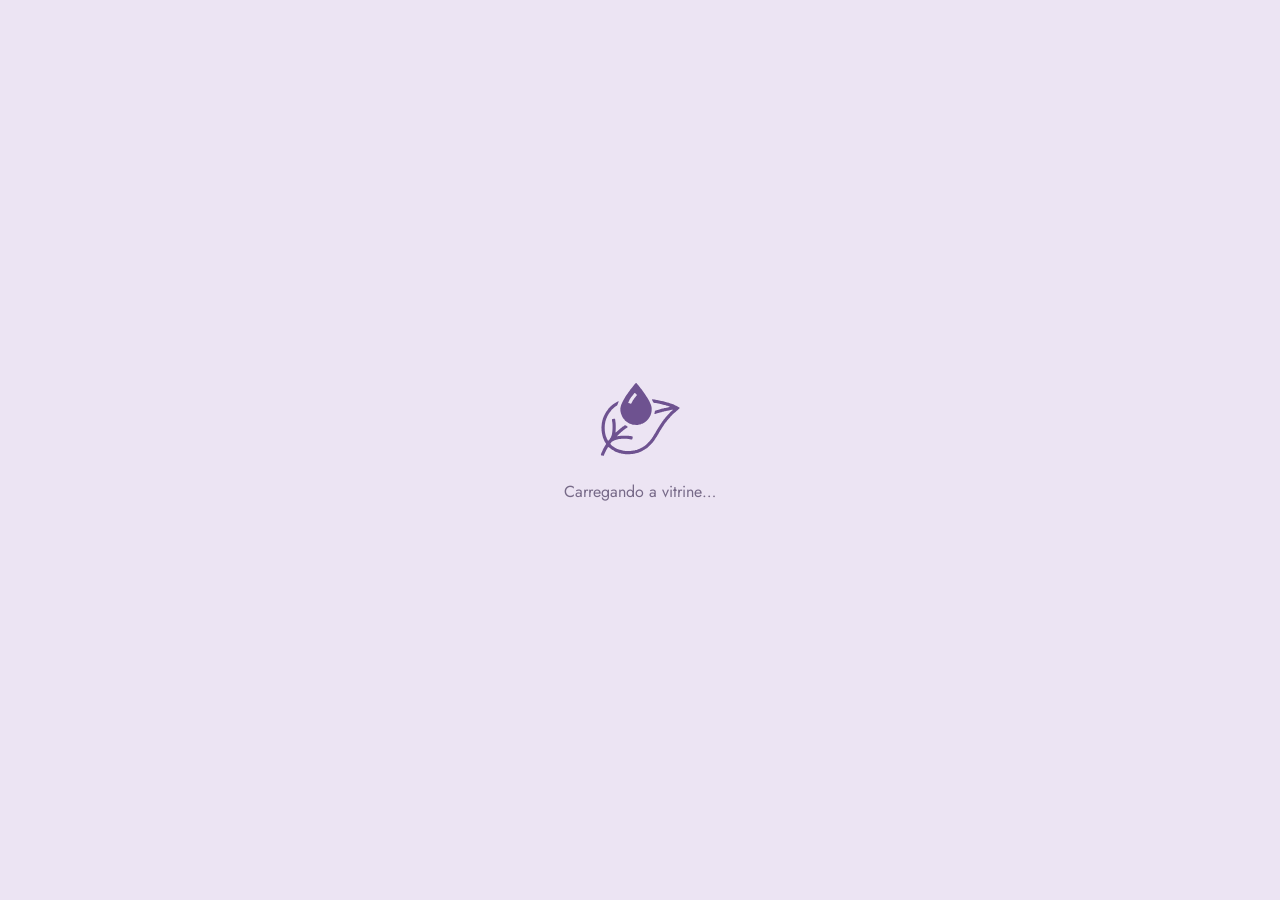
<file: site/index.html>
<!doctype html>
<html lang="pt-BR">
<head>
<meta charset="utf-8">
<meta name="viewport" content="width=device-width,initial-scale=1,viewport-fit=cover">
<title>Imô Cosméticos · Vitrine Virtual</title>
<meta name="description" content="Sabonetes artesanais Imô. Com amor, Imô.">
<meta name="theme-color" content="#ECE4F3">
<!-- Prévia do link no WhatsApp/Instagram. Quando o domínio próprio estiver no ar, troque o endereço nas 2 linhas abaixo. -->
<meta property="og:title" content="Imô Cosméticos · Vitrine Virtual">
<meta property="og:description" content="Sabonetes artesanais Imô. Com amor, Imô.">
<meta property="og:type" content="website">
<meta property="og:image" content="https://imocosmeticos.github.io/assets/og.jpg">
<meta property="og:url" content="https://imocosmeticos.github.io/">
<link rel="icon" href="assets/icone-192.png">
<link rel="apple-touch-icon" href="assets/icone-180.png">
<link rel="manifest" href="manifest.json">
<link rel="preload" href="assets/fontes/cormorant-garamond-latin-500-normal.woff2" as="font" type="font/woff2" crossorigin>
<link rel="preload" href="assets/fontes/cormorant-garamond-latin-500-italic.woff2" as="font" type="font/woff2" crossorigin>
<link rel="preload" href="assets/fontes/jost-latin-400-normal.woff2" as="font" type="font/woff2" crossorigin>
<link rel="preload" href="assets/fontes/jost-latin-500-normal.woff2" as="font" type="font/woff2" crossorigin>
<style>
@font-face{font-family:"IM Serif";src:url(assets/fontes/cormorant-garamond-latin-500-normal.woff2) format("woff2");font-weight:500;font-style:normal;font-display:block}
@font-face{font-family:"IM Serif";src:url(assets/fontes/cormorant-garamond-latin-500-italic.woff2) format("woff2");font-weight:500;font-style:italic;font-display:block}
@font-face{font-family:"IM Sans";src:url(assets/fontes/jost-latin-400-normal.woff2) format("woff2");font-weight:400;font-style:normal;font-display:block}
@font-face{font-family:"IM Sans";src:url(assets/fontes/jost-latin-500-normal.woff2) format("woff2");font-weight:500;font-style:normal;font-display:block}
:root{
  --lilas:#ECE4F3;--areia:#F6F1EA;--linha:#C9B8DD;--roxo:#5A3F80;--tinta:#2E2240;--suave:#776A88;--papel:#FDFBF8;
  --serif:"IM Serif","Cormorant Garamond",Garamond,Georgia,serif;--sans:"IM Sans",Jost,"Avenir Next","Segoe UI",sans-serif;
  --s:min(100vw,56.25vh);
}
@supports (height:100dvh){:root{--s:min(100vw,56.25dvh)}}
:root{--u:calc(var(--s)/405)}
html,body{margin:0;height:100%;overflow:hidden;background:var(--lilas);-webkit-text-size-adjust:100%;text-size-adjust:100%}
body{font-family:var(--serif);color:var(--tinta);-webkit-font-smoothing:antialiased}
#app{position:fixed;inset:0;display:flex;align-items:center;justify-content:center;background:var(--lilas);transition:background-color .25s}
.st{position:relative;width:var(--s);height:calc(var(--s)*16/9);overflow:hidden;animation:entra .22s ease-out}
@keyframes entra{from{opacity:.35}to{opacity:1}}
@media (prefers-reduced-motion:reduce){.st{animation:none}#app{transition:none}}
.st>*{position:absolute;margin:0;box-sizing:border-box}
.t{white-space:nowrap;font-kerning:normal;line-height:1.15}
a{color:inherit;text-decoration:none;-webkit-tap-highlight-color:rgba(90,63,128,.18)}
a.hit{z-index:3}
a.nav::before{content:"";position:absolute;inset:calc(var(--u)*-10) calc(var(--u)*-10)}
a:focus-visible{outline:2px solid var(--roxo);outline-offset:2px;border-radius:4px}
.cta{box-shadow:0 calc(var(--u)*3) calc(var(--u)*10) rgba(46,34,64,.26);animation:pulso 2.6s ease-out infinite}
@keyframes pulso{0%{box-shadow:0 calc(var(--u)*3) calc(var(--u)*10) rgba(46,34,64,.26),0 0 0 0 rgba(90,63,128,.45)}70%,100%{box-shadow:0 calc(var(--u)*3) calc(var(--u)*10) rgba(46,34,64,.26),0 0 0 calc(var(--u)*13) rgba(90,63,128,0)}}
@media (prefers-reduced-motion:reduce){.cta{animation:none}}
.im{object-fit:cover;display:block}
.ct{object-fit:contain;display:block}
button.hit{background:none;border:0;padding:0;margin:0;cursor:pointer;font:inherit;z-index:3;-webkit-tap-highlight-color:rgba(90,63,128,.18)}
button.hit:focus-visible{outline:2px solid var(--roxo);outline-offset:2px;border-radius:4px}
.pill{display:flex;align-items:center;justify-content:center;border-radius:999px;white-space:nowrap}
/* foto ampliada */
.zoom{position:fixed;inset:0;z-index:20;background:rgba(28,20,38,.95);display:flex;align-items:center;justify-content:center;overflow:hidden;touch-action:none;animation:entra .18s ease-out}
.zoom img{max-width:100%;max-height:100%;object-fit:contain;transform-origin:center;touch-action:none;user-select:none;-webkit-user-select:none;cursor:grab;will-change:transform}
.zoom-x{position:absolute;top:calc(12px + env(safe-area-inset-top,0px));right:12px;width:48px;height:48px;border-radius:50%;border:1px solid rgba(253,251,248,.5);background:rgba(28,20,38,.6);color:var(--papel);font-size:30px;line-height:1;cursor:pointer}
.zoom-dica{position:absolute;left:0;right:0;bottom:calc(16px + env(safe-area-inset-bottom,0px));margin:0;text-align:center;color:rgba(253,251,248,.85);font:14px var(--sans);letter-spacing:.03em;pointer-events:none;padding:0 16px}
/* janela do pedido (Direct do Instagram) */
.ped{position:fixed;inset:0;z-index:30;background:rgba(28,20,38,.55);display:flex;align-items:flex-end;justify-content:center;animation:entra .18s ease-out}
@media (min-height:700px) and (min-width:500px){.ped{align-items:center}}
.ped-box{position:relative;width:100%;max-width:440px;max-height:92%;overflow:auto;box-sizing:border-box;background:var(--areia);border-radius:22px 22px 0 0;padding:22px 20px calc(18px + env(safe-area-inset-bottom,0px));text-align:center;font-family:var(--sans);color:var(--tinta)}
@media (min-height:700px) and (min-width:500px){.ped-box{border-radius:22px}}
.ped-x{position:absolute;top:10px;right:10px;width:40px;height:40px;border-radius:50%;border:1px solid var(--linha);background:var(--papel);font-size:24px;line-height:1;color:var(--tinta);cursor:pointer}
.ped-logo{width:54px;height:48px;object-fit:contain;display:block;margin:0 auto}
.ped h2{font:italic 500 30px/1.1 var(--serif);margin:8px 0 4px}
.ped-ok{margin:0 0 12px;font-size:13px;font-weight:500;letter-spacing:.06em;color:#3E7A52}
.ped-ok.falhou{color:var(--roxo)}
.ped-msg{white-space:pre-wrap;word-break:break-word;text-align:left;margin:0 0 14px;padding:12px 14px;background:var(--papel);border:1px solid var(--linha);border-radius:12px;font:15px/1.45 var(--sans);color:var(--tinta);-webkit-user-select:text;user-select:text;max-height:30vh;overflow:auto}
.ped-passos{text-align:left;margin:0 auto 16px;padding:0;list-style:none;counter-reset:p;display:grid;gap:8px;max-width:330px;font-size:14px;color:var(--suave)}
.ped-passos li{counter-increment:p;display:flex;gap:10px;align-items:center}
.ped-passos li::before{content:counter(p);flex:none;width:22px;height:22px;border-radius:50%;border:1px solid var(--roxo);display:grid;place-items:center;font-size:12px;color:var(--roxo)}
.ped-passos b{color:var(--tinta);font-weight:500}
.ped-btn{display:flex;align-items:center;justify-content:center;min-height:52px;border-radius:999px;background:var(--roxo);color:var(--papel);font-size:14px;font-weight:500;letter-spacing:.18em;text-transform:uppercase;box-shadow:0 4px 14px rgba(46,34,64,.25)}
.ped-btn:focus-visible{outline:2px solid var(--tinta);outline-offset:3px}
.ped-copiar{margin-top:10px;border:0;background:none;color:var(--suave);font:13px var(--sans);text-decoration:underline;text-underline-offset:3px;padding:8px;cursor:pointer}
/* mensagens de carregamento e erro */
.msg{position:fixed;inset:0;display:grid;place-items:center;text-align:center;padding:0 24px;background:var(--lilas)}
.msg h1{font:italic 500 34px var(--serif);margin:14px 0 8px}
.msg p{margin:0 0 18px;color:var(--suave);font:16px/1.5 var(--sans)}
.msg img{width:92px;height:82px;object-fit:contain}
.msg button{font:500 13px var(--sans);letter-spacing:.2em;text-transform:uppercase;padding:12px 26px;border-radius:999px;border:1px solid var(--roxo);background:transparent;color:var(--tinta);cursor:pointer}
.aviso{position:fixed;left:50%;bottom:calc(16px + env(safe-area-inset-bottom,0px));transform:translateX(-50%);z-index:40;background:var(--tinta);color:var(--papel);padding:10px 18px;border-radius:999px;font:14px var(--sans);letter-spacing:.02em;max-width:calc(100% - 32px);text-align:center;box-shadow:0 6px 20px rgba(28,20,38,.25)}
</style>
</head>
<body>
<div id="app" aria-live="polite">
  <div class="msg"><div><img src="assets/emblema.svg" alt=""><p style="margin-top:14px">Carregando a vitrine…</p></div></div>
</div>
<div class="aviso" id="aviso" hidden></div>

<script src="config.js"></script>
<script src="lib/supabase.js"></script>
<script src="js/comum.js"></script>
<script src="js/vitrine.js"></script>
</body>
</html>
</file>
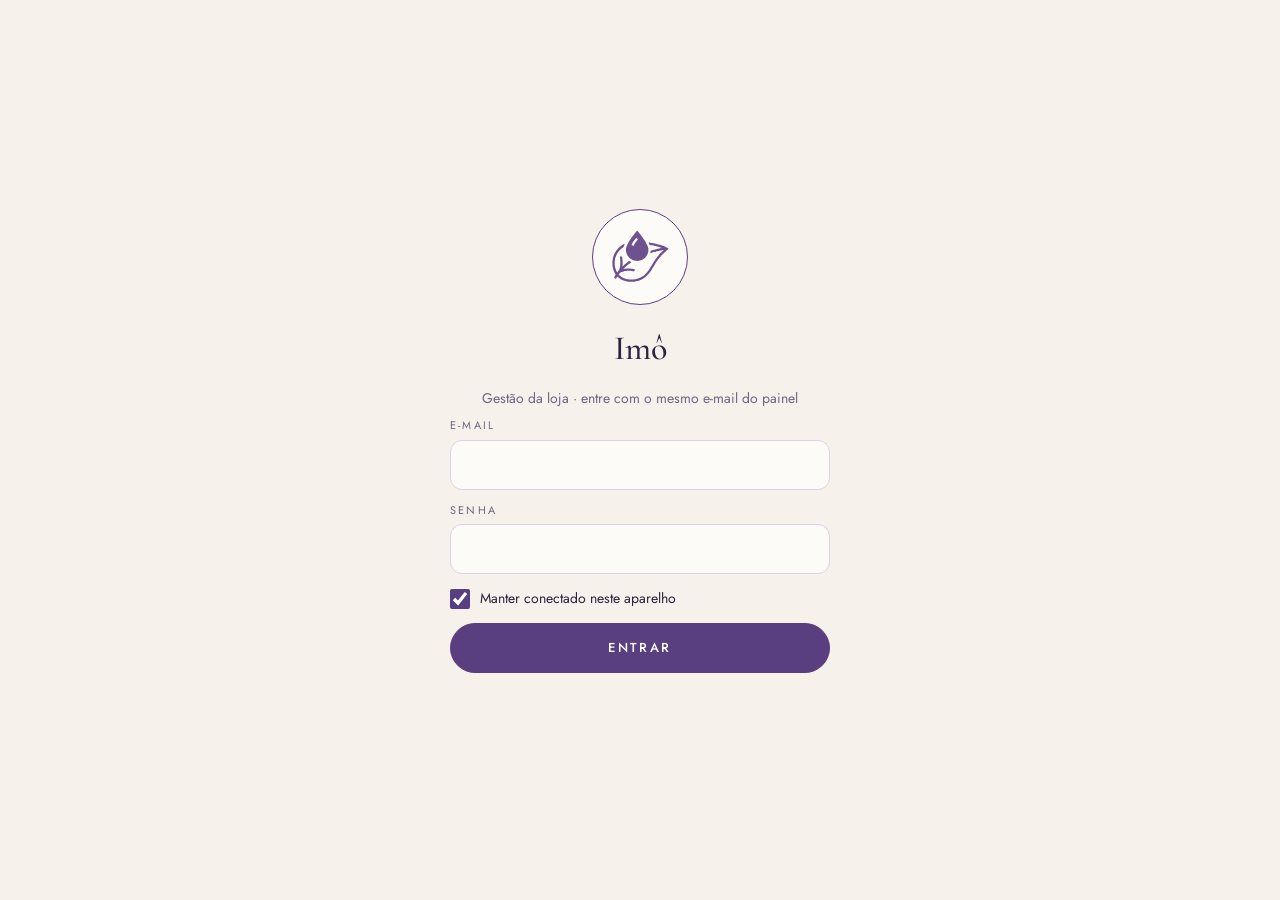
<file: site/gestao.html>
<!doctype html>
<html lang="pt-BR">
<head>
<meta charset="utf-8">
<meta name="viewport" content="width=device-width,initial-scale=1,viewport-fit=cover">
<title>Gestão · Imô</title>
<meta name="robots" content="noindex">
<meta name="theme-color" content="#F6F1EA">
<link rel="icon" href="assets/icone-192.png">
<link rel="apple-touch-icon" href="assets/icone-180.png">
<meta name="mobile-web-app-capable" content="yes">
<meta name="apple-mobile-web-app-capable" content="yes">
<meta name="apple-mobile-web-app-title" content="Gestão Imô">
<link rel="stylesheet" href="assets/fontes/fontes.css">
<style>
:root{
  --bg:#F6F1EA; --surface:#FDFBF8; --surface-2:#EFE8F4; --line:#DDD1E8; --gold:#5A3F80; --gold-deep:#5A3F80;
  --ink:#2E2240; --ink-soft:#716484; --on-gold:#FFFFFF; --danger:#A3374B; --scrim:rgba(30,20,42,.45);
  --display:"Cormorant Garamond",Garamond,Georgia,serif;
  --body:"Jost","Avenir Next","Segoe UI",system-ui,sans-serif;
  --r:14px;
}
@media (prefers-color-scheme: dark){
  :root:not([data-theme="light"]){
    --bg:#16121C; --surface:#211B29; --surface-2:#2A2233; --line:#41364E; --gold:#B79CDC; --gold-deep:#CDB6EC;
    --ink:#EEE8F4; --ink-soft:#B2A6C2; --on-gold:#1E1628; --danger:#EC8C9C; --scrim:rgba(0,0,0,.6); color-scheme:dark;
  }
}
:root[data-theme="dark"]{
  --bg:#16121C; --surface:#211B29; --surface-2:#2A2233; --line:#41364E; --gold:#B79CDC; --gold-deep:#CDB6EC;
  --ink:#EEE8F4; --ink-soft:#B2A6C2; --on-gold:#1E1628; --danger:#EC8C9C; --scrim:rgba(0,0,0,.6); color-scheme:dark;
}
*{box-sizing:border-box}
[hidden]{display:none!important}
html,body{background:var(--bg)}
body{color:var(--ink);font-family:var(--body);font-size:15px;font-weight:400;line-height:1.5;-webkit-font-smoothing:antialiased;padding-bottom:calc(96px + env(safe-area-inset-bottom,0px))}
button,input,textarea,select{font:inherit;color:inherit}
button{cursor:pointer}
:focus-visible{outline:2px solid var(--gold-deep);outline-offset:2px}

/* Cabeçalho */
.top{position:sticky;top:env(safe-area-inset-top,0px);z-index:20;background:color-mix(in srgb,var(--bg) 88%,transparent);backdrop-filter:blur(10px);-webkit-backdrop-filter:blur(10px);border-bottom:1px solid var(--line)}
.top-in{max-width:980px;margin:0 auto;padding:10px 16px;display:flex;align-items:center;gap:12px}
.seal{width:44px;height:44px;border-radius:50%;object-fit:cover;border:1px solid var(--gold);flex:none}
.brand{flex:1;min-width:0}
.brand h1{margin:0;font-family:var(--display);font-weight:400;font-size:24px;line-height:1;letter-spacing:.01em}
.brand p{margin:3px 0 0;white-space:nowrap;font-size:10px;letter-spacing:.28em;text-transform:uppercase;color:var(--ink-soft)}
.status{display:inline-flex;align-items:center;gap:6px;font-size:11px;color:var(--ink-soft);white-space:nowrap}
.status svg{width:15px;height:15px;flex:none}
@media (max-width:460px){.status b{position:absolute;width:1px;height:1px;overflow:hidden;clip:rect(0 0 0 0)}.status{width:36px;height:36px;justify-content:center;border-radius:50%;border:1px solid var(--line)}}
.icon-btn{width:40px;height:40px;border-radius:50%;border:1px solid var(--line);background:var(--surface);display:grid;place-items:center;flex:none}
.icon-btn svg{width:18px;height:18px}

main{max-width:980px;margin:0 auto;padding:18px 16px 0}
.summary{display:flex;align-items:baseline;justify-content:space-between;gap:12px;margin-bottom:12px}
.summary h2{margin:0;font-family:var(--display);font-weight:400;font-size:30px;line-height:1.1}
.summary span{font-size:12px;color:var(--ink-soft);letter-spacing:.04em}
.tools{display:grid;grid-template-columns:minmax(0,1fr);gap:10px;margin-bottom:10px}
@media (min-width:480px){.tools{grid-template-columns:minmax(0,1fr) minmax(0,40%)}}
@media (min-width:640px){.tools{grid-template-columns:minmax(0,1fr) 240px}}
.search,.filter{position:relative;display:flex;align-items:center}
.search svg,.filter svg{position:absolute;left:14px;width:18px;height:18px;color:var(--ink-soft);pointer-events:none}
.search input,.filter select{width:100%;min-height:48px;border:1px solid var(--line);background:var(--surface);border-radius:999px;padding:0 16px 0 42px;font-size:16px;outline:none;-webkit-appearance:none;appearance:none}
.search input:focus,.filter select:focus{border-color:var(--gold)}
.search input::-webkit-search-cancel-button{-webkit-appearance:none}
.search .clear{position:absolute;right:6px;width:36px;height:36px;border:none;border-radius:50%;background:transparent;display:grid;place-items:center;color:var(--ink-soft)}
.search .clear svg{position:static;width:16px;height:16px}
.search input{padding-right:44px}
.filter select{padding-right:34px;text-overflow:ellipsis;cursor:pointer}
.filter .chev{left:auto;right:14px;width:14px;height:14px}
.filter.on select{border-color:var(--gold);background:color-mix(in srgb,var(--gold) 16%,var(--surface))}
.sr{position:absolute;width:1px;height:1px;overflow:hidden;clip:rect(0 0 0 0);white-space:nowrap}
.showing{display:flex;align-items:center;gap:10px;flex-wrap:wrap;font-size:12px;color:var(--ink-soft);margin:0 0 12px;min-height:20px}
.linkbtn{border:none;background:none;padding:0;color:var(--gold-deep);font-size:12px;letter-spacing:.08em;text-transform:uppercase;text-decoration:underline;text-underline-offset:3px}

.grid{display:grid;grid-template-columns:repeat(2,minmax(0,1fr));gap:14px}
@media (min-width:640px){.grid{grid-template-columns:repeat(3,minmax(0,1fr))}}
@media (min-width:900px){.grid{grid-template-columns:repeat(4,minmax(0,1fr))}}
.card{position:relative;display:flex;flex-direction:column;background:var(--surface);border:1px solid var(--line);border-radius:var(--r);overflow:hidden;transition:transform .15s ease}
.card:active{transform:scale(.985)}
.card .open{all:unset;box-sizing:border-box;cursor:pointer;display:flex;flex-direction:column;flex:1}
.card .open:focus-visible{outline:2px solid var(--gold-deep);outline-offset:-2px;border-radius:var(--r)}
.arch{position:absolute;top:8px;right:8px;z-index:2;display:inline-flex;align-items:center;gap:5px;min-height:32px;padding:0 11px 0 9px;border:1px solid color-mix(in srgb,var(--line) 70%,transparent);border-radius:999px;background:color-mix(in srgb,var(--surface) 92%,transparent);backdrop-filter:blur(4px);-webkit-backdrop-filter:blur(4px);font-size:10.5px;font-weight:500;letter-spacing:.12em;text-transform:uppercase;color:var(--ink)}
.arch svg{width:15px;height:15px;flex:none}
.arch:disabled{opacity:.5}
.card.arq{border-style:dashed}
.card.arq .open{filter:grayscale(1)}
.card.arq .ph img{opacity:.8}
.card.arq .meta{opacity:.72}
.card .flag{position:absolute;left:8px;bottom:8px;background:#2a2a2a;color:#f2f2f2;border-radius:999px;font-size:10px;letter-spacing:.16em;text-transform:uppercase;padding:3px 9px}
.card .ph{position:relative;aspect-ratio:1/1;background:var(--surface-2)}
.card .ph img{width:100%;height:100%;object-fit:cover;display:block}
.card .count{position:absolute;right:8px;bottom:8px;background:color-mix(in srgb,var(--surface) 88%,transparent);border-radius:999px;font-size:11px;padding:2px 8px;color:var(--ink-soft)}
.card .meta{padding:10px 12px 12px;display:flex;flex-direction:column;gap:2px}
.card .cat{font-size:10px;letter-spacing:.2em;text-transform:uppercase;color:var(--gold-deep)}
.card .nm{font-family:var(--display);font-size:17px;line-height:1.2;overflow:hidden;display:-webkit-box;-webkit-line-clamp:2;-webkit-box-orient:vertical}
.card .row{display:flex;justify-content:space-between;align-items:baseline;gap:8px;margin-top:4px}
.card .ref{font-size:11px;color:var(--ink-soft);letter-spacing:.06em}
.card .pr{font-family:var(--display);font-size:16px;color:var(--gold-deep);white-space:nowrap;font-variant-numeric:tabular-nums}

.empty{border:1px dashed var(--line);border-radius:var(--r);padding:28px 20px;text-align:center;background:var(--surface)}
.empty img{width:92px;height:92px;border-radius:50%;object-fit:cover;border:1px solid var(--gold)}
.empty h3{font-family:var(--display);font-weight:400;font-size:24px;margin:14px 0 6px}
.empty ol{list-style:none;padding:0;margin:14px auto 18px;max-width:320px;text-align:left;display:grid;gap:10px;counter-reset:s}
.empty li{counter-increment:s;display:flex;gap:12px;font-size:14px;color:var(--ink-soft)}
.empty li::before{content:counter(s);flex:none;width:24px;height:24px;border-radius:50%;border:1px solid var(--gold);display:grid;place-items:center;font-family:var(--display);color:var(--gold-deep);font-size:13px}
.loading{padding:48px 0;text-align:center;color:var(--ink-soft);font-size:13px;letter-spacing:.1em}

/* Barra inferior */
.dock{position:fixed;left:0;right:0;bottom:0;z-index:25;background:color-mix(in srgb,var(--bg) 92%,transparent);backdrop-filter:blur(10px);-webkit-backdrop-filter:blur(10px);border-top:1px solid var(--line);padding:12px 16px calc(12px + env(safe-area-inset-bottom,0px))}
.dock-in{max-width:980px;margin:0 auto;display:grid;grid-template-columns:1fr 1fr;gap:10px}
.btn{display:inline-flex;align-items:center;justify-content:center;gap:8px;min-height:50px;padding:0 18px;border-radius:999px;border:1px solid var(--gold);background:transparent;font-size:13px;font-weight:500;letter-spacing:.18em;text-transform:uppercase;color:var(--ink)}
.btn svg{width:18px;height:18px}
.btn.primary{background:var(--gold);color:var(--on-gold)}
.btn:disabled{opacity:.45;cursor:default}
.btn.ghost{border-color:transparent;letter-spacing:.1em}
.btn.danger{border-color:transparent;color:var(--danger);letter-spacing:.1em}

/* Folha (editor / ajustes) */
.sheet{position:fixed;inset:0;z-index:40;display:flex;flex-direction:column;justify-content:flex-end}
.sheet::before{content:"";position:absolute;inset:0;background:var(--scrim)}
.panel{position:relative;background:var(--bg);border-radius:22px 22px 0 0;max-height:94%;width:100%;max-width:640px;margin:0 auto;display:flex;flex-direction:column;animation:up .22s ease-out}
@keyframes up{from{transform:translateY(24px);opacity:.6}to{transform:none;opacity:1}}
@media (prefers-reduced-motion:reduce){.panel{animation:none}.card{transition:none}}
.panel-h{display:flex;align-items:center;gap:12px;padding:16px 16px 12px;border-bottom:1px solid var(--line)}
.panel-h h3{flex:1;margin:0;font-family:var(--display);font-weight:400;font-size:24px}
.panel-b{overflow-y:auto;padding:16px 16px 8px;display:grid;gap:16px;-webkit-overflow-scrolling:touch}
.panel-f{display:flex;gap:10px;align-items:center;padding:12px 16px calc(12px + env(safe-area-inset-bottom,0px));border-top:1px solid var(--line)}
.panel-f .btn.primary{flex:1}
.field{display:grid;gap:6px}
.field label,.lbl{font-size:11px;letter-spacing:.2em;text-transform:uppercase;color:var(--ink-soft)}
.field input,.field textarea{width:100%;border:1px solid var(--line);background:var(--surface);border-radius:12px;padding:12px 14px;font-size:16px;outline:none}
.field input:focus,.field textarea:focus{border-color:var(--gold)}
.field textarea{min-height:110px;resize:vertical;line-height:1.5}
.two{display:grid;grid-template-columns:1fr 1fr;gap:12px}
.hint{font-size:12px;color:var(--ink-soft);margin:0}
.req{color:var(--gold-deep)}
.money{position:relative}
.money span{position:absolute;left:14px;top:50%;transform:translateY(-50%);color:var(--ink-soft);font-size:15px;pointer-events:none}
.money input{padding-left:42px;font-variant-numeric:tabular-nums}

.photos{display:grid;grid-template-columns:repeat(3,minmax(0,1fr));gap:8px}
.ptile{position:relative;aspect-ratio:1/1;border-radius:10px;overflow:hidden;background:var(--surface-2);border:1px solid var(--line)}
.ptile img{width:100%;height:100%;object-fit:cover;display:block}
.ptile .tag{position:absolute;left:6px;top:6px;background:var(--gold);color:var(--on-gold);font-size:9px;letter-spacing:.16em;text-transform:uppercase;border-radius:999px;padding:2px 7px}
.ptile .act{position:absolute;right:4px;top:4px;display:flex;gap:4px}
.ptile .act button{width:30px;height:30px;border-radius:50%;border:none;background:color-mix(in srgb,var(--surface) 90%,transparent);display:grid;place-items:center;color:var(--ink)}
.ptile .act svg{width:14px;height:14px}
.ptile.busy{display:grid;place-items:center;font-size:11px;color:var(--ink-soft)}
.addph{aspect-ratio:1/1;border-radius:10px;border:1px dashed var(--gold);background:transparent;display:grid;place-items:center;align-content:center;gap:4px;color:var(--gold-deep);font-size:11px;letter-spacing:.12em;text-transform:uppercase;text-align:center;padding:6px}
.addph svg{width:24px;height:24px}
.ordem{list-style:none;margin:0;padding:0;display:grid;gap:8px}
.ordem li{display:flex;align-items:center;gap:10px;background:var(--surface);border:1px solid var(--line);border-radius:12px;padding:6px 6px 6px 8px}
.ordem select{width:52px;min-height:40px;border:1px solid var(--gold);border-radius:10px;background:transparent;font-family:var(--display);font-size:18px;text-align:center;text-align-last:center;color:var(--gold-deep);-webkit-appearance:none;appearance:none;cursor:pointer}
.ordem .nm{flex:1;min-width:0;font-family:var(--display);font-size:18px;overflow:hidden;text-overflow:ellipsis;white-space:nowrap}
.ordem .qt{font-size:11px;color:var(--ink-soft);white-space:nowrap}
.ordem button{width:40px;height:40px;border-radius:50%;border:1px solid var(--line);background:transparent;display:grid;place-items:center;color:var(--ink)}
.ordem button:disabled{opacity:.3}
.ordem button svg{width:16px;height:16px}
.confirm{display:flex;flex-wrap:wrap;gap:8px;align-items:center;font-size:13px;color:var(--danger)}

/* Progresso PDF */
.overlay{position:fixed;inset:0;z-index:60;background:var(--scrim);display:grid;place-items:center;padding:0 16px}
.ovbox{background:var(--bg);border-radius:20px;padding:26px 22px;width:100%;max-width:360px;text-align:center;border:1px solid var(--line)}
.ovbox h4{margin:0 0 6px;font-family:var(--display);font-weight:400;font-size:24px}
.ovbox p{margin:0;font-size:13px;color:var(--ink-soft)}
.bar{height:4px;background:var(--surface-2);border-radius:4px;overflow:hidden;margin:18px 0 6px}
.bar i{display:block;height:100%;width:0;background:var(--gold);transition:width .2s}
.ovbox .btns{display:grid;gap:8px;margin-top:18px}

.toast{position:fixed;left:50%;bottom:calc(92px + env(safe-area-inset-bottom,0px));transform:translateX(-50%);z-index:70;background:var(--ink);color:var(--bg);padding:10px 18px;border-radius:999px;font-size:13px;max-width:calc(100% - 32px);text-align:center}
.readonly{font-size:12px;color:var(--ink-soft);text-align:center;margin:0 0 12px}
/* site próprio */
body{margin:0;padding-top:env(safe-area-inset-top,0px)}
img{max-width:100%}
.share{display:flex;flex-wrap:wrap;align-items:center;justify-content:space-between;gap:10px 14px;background:var(--surface);border:1px solid var(--line);border-radius:var(--r);padding:14px 16px;margin:0 0 18px}
.share .lbl{display:block;margin-bottom:2px}
.share a{font-family:var(--display);font-size:18px;color:var(--gold-deep);word-break:break-all;text-decoration:none}
.share-b{display:flex;gap:8px;flex-wrap:wrap}
.btn.sm{min-height:40px;padding:0 14px;font-size:11px;letter-spacing:.14em}
/* abas e acessos */
.abas{display:flex;gap:4px;background:var(--surface-2);border:1px solid var(--line);border-radius:999px;padding:4px;margin:0 0 18px}
.abas button{flex:1;min-height:42px;border:none;border-radius:999px;background:transparent;font-size:12px;font-weight:500;letter-spacing:.18em;text-transform:uppercase;color:var(--ink-soft)}
.abas button[aria-selected="true"]{background:var(--surface);color:var(--ink);box-shadow:0 1px 3px rgba(46,34,64,.14)}
.periodo{display:flex;gap:8px;flex-wrap:wrap;margin:0 0 14px}
.periodo button{border:1px solid var(--line);background:transparent;border-radius:999px;min-height:38px;padding:0 16px;font-size:12px;letter-spacing:.12em;text-transform:uppercase;color:var(--ink-soft)}
.periodo button[aria-pressed="true"]{background:var(--ink);border-color:var(--ink);color:var(--bg)}
.kpis{display:grid;grid-template-columns:1fr 1fr;gap:12px}
.kpi{background:var(--surface);border:1px solid var(--line);border-radius:var(--r);padding:14px 16px 16px}
.kpi b{display:block;font-family:var(--display);font-weight:400;font-size:44px;line-height:1.05;color:var(--gold-deep);font-variant-numeric:tabular-nums;margin:6px 0 2px}
.kpi .lbl{display:block;min-height:2.9em;line-height:1.45}
.kpi small{font-size:12px;color:var(--ink-soft);line-height:1.35;display:block}
.nota{font-size:12px;color:var(--ink-soft);margin:10px 0 24px;line-height:1.5}
.sec-t{display:flex;align-items:baseline;justify-content:space-between;gap:12px;margin:0 0 10px}
.sec-t h3{margin:0;font-family:var(--display);font-weight:400;font-size:24px}
.sec-t span{font-size:12px;color:var(--ink-soft)}
.ranking{list-style:none;margin:0;padding:0;display:grid;gap:8px}
.ranking li{display:grid;grid-template-columns:24px 56px minmax(0,1fr) auto;align-items:center;gap:12px;background:var(--surface);border:1px solid var(--line);border-radius:12px;padding:8px 14px 8px 10px}
.ranking .pos{font-family:var(--display);font-size:20px;color:var(--gold-deep);text-align:center}
.ranking img,.ranking .semfoto{width:56px;height:56px;border-radius:8px;object-fit:cover;background:var(--surface-2);display:block}
.ranking .nm{font-family:var(--display);font-size:16px;line-height:1.2;overflow:hidden;display:-webkit-box;-webkit-line-clamp:2;-webkit-box-orient:vertical}
.ranking .sub{font-size:11px;color:var(--ink-soft);letter-spacing:.06em;margin-top:2px}
.ranking .barra{height:3px;border-radius:3px;background:var(--surface-2);margin-top:6px;overflow:hidden}
.ranking .barra i{display:block;height:100%;background:var(--gold)}
.ranking .num{text-align:right;font-family:var(--display);font-size:24px;line-height:1;color:var(--ink);font-variant-numeric:tabular-nums}
.ranking .num small{display:block;font-family:var(--body);font-size:10px;letter-spacing:.12em;text-transform:uppercase;color:var(--ink-soft);margin-top:4px}
.ranking .num em{display:block;font-style:normal;font-family:var(--body);font-size:11px;color:var(--gold-deep);margin-top:4px;white-space:nowrap}
.ranking li.fora{opacity:.6}
.dest{display:grid;gap:10px}
.dest-item{display:grid;grid-template-columns:72px minmax(0,1fr);gap:12px;align-items:center;background:var(--surface);border:1px solid var(--line);border-radius:12px;padding:8px}
.dest-item img,.dest-item .vazio{width:72px;height:72px;border-radius:8px;object-fit:cover;background:var(--surface-2);display:block}
.dest-item b{display:block;font-family:var(--display);font-weight:400;font-size:19px;margin-bottom:6px}
.dest-item select{width:100%;min-height:42px;border:1px solid var(--line);border-radius:10px;background:var(--bg);padding:0 10px;font-size:15px}
.dest-item select:disabled{opacity:.5}
.seg{display:grid;grid-template-columns:1fr 1fr;gap:6px;background:var(--surface-2);border:1px solid var(--line);border-radius:14px;padding:4px}
.seg label{position:relative;cursor:pointer}
.seg input{position:absolute;opacity:0;pointer-events:none}
.seg span{display:flex;align-items:center;justify-content:center;min-height:44px;border-radius:10px;font-family:var(--display);font-size:18px;color:var(--ink-soft)}
.seg input:checked + span{background:var(--surface);color:var(--ink);box-shadow:0 1px 3px rgba(46,34,64,.14);outline:1px solid var(--gold)}
.seg input:focus-visible + span{outline:2px solid var(--gold-deep)}
.card .ouro{position:absolute;left:8px;top:8px;background:var(--gold);color:var(--on-gold);border-radius:999px;font-size:10px;font-weight:500;letter-spacing:.18em;text-transform:uppercase;padding:3px 9px}
.assinatura{text-align:center;font-size:12px;letter-spacing:.08em;color:var(--ink-soft);padding:32px 0 8px;margin:0}
.gate{position:fixed;inset:0;z-index:80;background:var(--bg);display:grid;place-items:center;padding:24px 16px;overflow:auto}
.gate-in{width:100%;max-width:380px;display:grid;gap:14px;text-align:center}
.gate-in img{width:96px;height:96px;border-radius:50%;object-fit:cover;border:1px solid var(--gold);margin:0 auto}
.gate-in h2{margin:4px 0 0;font-family:var(--display);font-weight:400;font-size:34px}
.gate-in p{margin:0;color:var(--ink-soft);font-size:14px}
.gate-in form{display:grid;gap:12px;text-align:left;margin-top:8px}
.gate-in .erro{color:var(--danger);font-size:13px;min-height:18px;text-align:center}
.manter{display:flex;align-items:center;gap:10px;font-size:14px;color:var(--ink);cursor:pointer;padding:2px 0}
.manter input{width:20px;height:20px;accent-color:var(--gold-deep);margin:0;flex:none}
.gate-in code{background:var(--surface-2);padding:2px 6px;border-radius:6px;font-size:13px}

/* ===== Gestão ===== */
:root{--s1:#6A4C96;--s2:#C39B57;--pos:#3E7A52}
@media (prefers-color-scheme: dark){:root:not([data-theme="light"]){--s1:#B79CDC;--s2:#D6B67E;--pos:#8FC79A}}
:root[data-theme="dark"]{--s1:#B79CDC;--s2:#D6B67E;--pos:#8FC79A}
body{padding-bottom:24px}
body.com-dock{padding-bottom:calc(96px + env(safe-area-inset-bottom,0px))}
.dock-in.um{grid-template-columns:1fr;max-width:480px}
.abas .aba-link{flex:1;min-height:42px;border-radius:999px;display:flex;align-items:center;justify-content:center;font-size:12px;font-weight:500;letter-spacing:.18em;text-transform:uppercase;color:var(--ink-soft);text-decoration:none}
.abas .aba-link.atual{background:var(--surface);color:var(--ink);box-shadow:0 1px 3px rgba(46,34,64,.14)}
.abas.sub{background:transparent;border-color:transparent;padding:0;gap:6px;margin-top:-6px}
.abas.sub button{border:1px solid var(--line);min-height:38px;font-size:11px}
.abas.sub button[aria-selected="true"]{background:var(--ink);color:var(--bg);border-color:var(--ink);box-shadow:none}
.abas.rolar{overflow-x:auto;scrollbar-width:none;-webkit-overflow-scrolling:touch;border-radius:999px}
.abas.rolar::-webkit-scrollbar{display:none}
.abas.rolar button{flex:none;padding:0 16px;letter-spacing:.14em;white-space:nowrap}
.kpis.k3,.kpis.k4{grid-template-columns:repeat(2,minmax(0,1fr))}
@media (min-width:720px){.kpis.k3{grid-template-columns:repeat(3,minmax(0,1fr))}.kpis.k4{grid-template-columns:repeat(4,minmax(0,1fr))}}
.kpis .kpi{padding:12px 14px 14px}
.kpis .kpi b{font-size:clamp(22px,6.2vw,30px);overflow-wrap:anywhere}
.kpis .kpi .lbl{min-height:2.9em;font-size:10.5px;letter-spacing:.16em}
.kpi.neg b,.neg{color:var(--danger)!important}
.kpi.alerta{border-color:var(--gold)}
.cartao{background:var(--surface);border:1px solid var(--line);border-radius:var(--r);padding:14px 14px 16px;margin:0 0 14px;min-width:0}
.cartao .kpis .kpi{background:var(--bg)}
.cartao .sec-t h3{font-size:21px}
.duas{display:grid;grid-template-columns:minmax(0,1fr);gap:0 14px}
@media (min-width:720px){.duas{grid-template-columns:repeat(2,minmax(0,1fr))}}
.filtros{display:grid;grid-template-columns:repeat(2,minmax(0,1fr));gap:8px 10px;margin:0 0 4px}
@media (min-width:720px){.filtros{grid-template-columns:repeat(6,minmax(0,1fr))}}
.filtro{display:grid;gap:4px}
.filtro span{font-size:10px;letter-spacing:.18em;text-transform:uppercase;color:var(--ink-soft)}
select,.filtro select,.sel-mes,.field select{width:100%;min-height:44px;border:1px solid var(--line);background:var(--surface);border-radius:12px;padding:0 34px 0 12px;font-size:15px;outline:none;-webkit-appearance:none;appearance:none;
  background-image:url("data:image/svg+xml,%3Csvg xmlns='http://www.w3.org/2000/svg' viewBox='0 0 24 24' fill='none' stroke='%23716484' stroke-width='2'%3E%3Cpath d='M6 9l6 6 6-6'/%3E%3C/svg%3E");background-repeat:no-repeat;background-position:right 12px center;background-size:14px;text-overflow:ellipsis}
.field select{min-height:48px;font-size:16px}
select:focus{border-color:var(--gold)}
.aviso-s{font-size:12px;color:var(--danger);margin:10px 0 0}
.vazio-g{font-size:13px;color:var(--ink-soft);margin:4px 0;list-style:none;padding:10px 0;text-align:center}
/* barras */
.barras{list-style:none;margin:0;padding:0;display:grid;gap:10px}
.barras li{display:grid;grid-template-columns:minmax(0,1fr) auto;align-items:baseline;gap:2px 10px;padding:2px 0;cursor:default}
.barras .r{font-size:13px;overflow:hidden;text-overflow:ellipsis;white-space:nowrap}
.barras .v{font-size:13px;font-variant-numeric:tabular-nums;color:var(--ink);white-space:nowrap}
.barras .v small{color:var(--ink-soft);font-size:12px}
.trilho{grid-column:1/-1;height:10px;display:block}
.trilho i{display:block;height:100%;min-width:2px;background:var(--s1);border-radius:0 4px 4px 0}
.trilho i.s2{background:var(--s2)}
.barras.duplas li{gap:3px 10px}
.barras.duplas .trilho{height:8px}
.barras.com-foto li{grid-template-columns:40px minmax(0,1fr) auto;align-items:center}
.barras.com-foto img,.barras.com-foto .semfoto{width:40px;height:40px;border-radius:8px;object-fit:cover;background:var(--surface-2);grid-row:span 2;display:block}
.barras.com-foto .trilho{grid-column:2/-1}
.legenda{display:flex;flex-wrap:wrap;gap:6px 16px;font-size:12px;color:var(--ink-soft);margin:0 0 8px}
.legenda span{display:inline-flex;align-items:center;gap:6px}
.legenda i{width:12px;height:12px;border-radius:3px;background:var(--s1);display:inline-block}
.legenda i.s2{background:var(--s2)}
/* gráficos SVG */
.graf{width:100%;height:auto;display:block;overflow:visible}
.graf .grade{stroke:var(--line);stroke-width:1;opacity:.7}
.graf .grade.zero{opacity:1;stroke:var(--ink-soft);stroke-width:1}
.graf .eixo{font-size:10px;fill:var(--ink-soft);font-family:var(--body)}
.graf .ln{fill:none;stroke-width:2;stroke-linejoin:round;stroke-linecap:round}
.graf .ln.s1{stroke:var(--s1)}.graf .ln.s2{stroke:var(--s2)}
.graf .pt{stroke:var(--surface);stroke-width:2}
.graf .pt.s1,.graf rect.s1{fill:var(--s1)}.graf .pt.s2,.graf rect.s2{fill:var(--s2)}
.graf .alvo{fill:transparent;cursor:crosshair}
.graf .alvo:hover{fill:color-mix(in srgb,var(--ink) 6%,transparent)}
.tip{position:fixed;z-index:90;pointer-events:none;background:var(--ink);color:var(--bg);font-size:12px;line-height:1.35;padding:7px 10px;border-radius:8px;max-width:260px;box-shadow:0 4px 14px rgba(0,0,0,.18)}
/* listas de registros */
.busca{display:flex;gap:8px;margin:18px 0 10px;flex-wrap:wrap}
.busca input{flex:1 1 180px;min-height:44px;border:1px solid var(--line);background:var(--surface);border-radius:999px;padding:0 16px;font-size:16px;outline:none}
.busca input:focus{border-color:var(--gold)}
.busca .sel-mes{flex:0 1 210px;border-radius:999px}
.regs{list-style:none;margin:0;padding:0;display:grid;gap:8px}
.reg{display:grid;grid-template-columns:52px minmax(0,1fr) auto;align-items:center;gap:12px;background:var(--surface);border:1px solid var(--line);border-radius:12px;padding:8px 12px 8px 8px;cursor:pointer}
.reg:active{transform:scale(.992)}
.reg img,.reg .semfoto{width:52px;height:52px;border-radius:8px;object-fit:cover;background:var(--surface-2);display:block}
.reg.sem-foto{grid-template-columns:40px minmax(0,1fr) auto;padding-left:12px}
.reg .meio{min-width:0;display:grid;gap:1px}
.reg .meio b{font-family:var(--display);font-weight:400;font-size:17px;line-height:1.2;overflow:hidden;text-overflow:ellipsis;white-space:nowrap}
.reg .meio span{font-size:12px;color:var(--ink-soft);overflow:hidden;text-overflow:ellipsis;white-space:nowrap}
.reg .dir{text-align:right;display:grid;gap:1px;justify-items:end}
.reg .dir b{font-family:var(--display);font-weight:400;font-size:18px;font-variant-numeric:tabular-nums;white-space:nowrap}
.reg .dir small{font-size:11px;color:var(--ink-soft);white-space:nowrap;font-variant-numeric:tabular-nums}
.reg.fora{opacity:.6;border-style:dashed}
.falta{font-style:normal;font-size:11px;letter-spacing:.06em;color:var(--danger)}
.sinal{width:40px;height:40px;border-radius:50%;display:grid;place-items:center;font-size:20px;border:1px solid var(--line);color:var(--ink-soft)}
.sinal.entrada{color:var(--pos);border-color:color-mix(in srgb,var(--pos) 50%,var(--line))}
.sinal.saida{color:var(--danger);border-color:color-mix(in srgb,var(--danger) 45%,var(--line))}
.sinal.forn{font-family:var(--display);font-size:19px;color:var(--gold-deep);border-color:var(--gold)}
/* formulário */
#fmCampos{display:grid;grid-template-columns:repeat(2,minmax(0,1fr));gap:14px 12px;align-items:start}
#fmCampos label,#fmCampos .lbl{letter-spacing:.12em;white-space:nowrap;overflow:hidden;text-overflow:ellipsis}
#fmCampos .field{grid-column:1/-1;min-width:0}
#fmCampos .field.meia{grid-column:span 1}
@media (max-width:360px){#fmCampos .field.meia{grid-column:1/-1}}
#fmCampos .seg{grid-template-columns:repeat(auto-fit,minmax(0,1fr))}
#fmCampos .seg span{font-size:16px;min-height:40px}
#fmCampos textarea{min-height:84px}
.money.sufixo input{padding-left:14px;padding-right:38px}
.money.sufixo span{left:auto;right:14px}
.calc{display:grid;gap:0;background:var(--surface);border:1px solid var(--line);border-radius:12px;padding:4px 14px}
.calc div{display:flex;justify-content:space-between;gap:12px;padding:8px 0;border-bottom:1px solid color-mix(in srgb,var(--line) 60%,transparent);font-size:13px}
.calc div:last-child{border-bottom:none}
.calc span{color:var(--ink-soft)}
.calc b{font-weight:500;font-variant-numeric:tabular-nums;text-align:right}
.calc .dest span{color:var(--ink);font-weight:500}
.calc .dest b{font-family:var(--display);font-weight:400;font-size:21px;color:var(--gold-deep)}
.cartao .calc{background:var(--bg);margin-top:12px}
.peca-topo{display:grid;grid-template-columns:64px minmax(0,1fr);gap:12px;align-items:center}
.peca-topo img{width:64px;height:64px;border-radius:10px;object-fit:cover;border:1px solid var(--line)}
.peca-topo b{display:block;font-family:var(--display);font-weight:400;font-size:20px;line-height:1.2}
.peca-topo span{font-size:12px;color:var(--ink-soft)}
.acao-extra{display:grid;gap:6px}
.imp{display:grid;gap:8px;background:var(--surface);border:1px solid var(--line);border-radius:12px;padding:12px 14px}
/* preços */
.grade2{display:grid;grid-template-columns:minmax(0,1fr);gap:14px}
@media (min-width:560px){.grade2{grid-template-columns:repeat(2,minmax(0,1fr))}}
.taxas{display:grid;gap:8px}
.tx{display:grid;grid-template-columns:minmax(0,1fr) 120px 40px;align-items:center;gap:8px}
.tx > span{font-size:14px}
.tx input{width:100%;border:1px solid var(--line);background:var(--bg);border-radius:12px;padding:10px 14px;font-size:16px;outline:none;text-align:right}
.tx .x{width:40px;height:40px;border-radius:50%;border:1px solid var(--line);background:transparent;font-size:20px;line-height:1;color:var(--ink-soft)}
.nova-tx{display:flex;gap:8px;margin:12px 0 8px}
.nova-tx input{flex:1;min-width:0;border:1px solid var(--line);background:var(--bg);border-radius:12px;padding:10px 14px;font-size:16px;outline:none}
.salvar-linha{display:grid;margin:0 0 14px}
.cartao .field input{background:var(--bg)}
.tabela{overflow-x:auto;-webkit-overflow-scrolling:touch}
.tabela table{width:100%;border-collapse:collapse;font-size:13px;min-width:420px}
.tabela th{text-align:left;font-size:10px;letter-spacing:.16em;text-transform:uppercase;color:var(--ink-soft);font-weight:400;padding:6px 8px;border-bottom:1px solid var(--line)}
.tabela td{padding:9px 8px;border-bottom:1px solid color-mix(in srgb,var(--line) 60%,transparent);vertical-align:top}
.tabela .n{text-align:right;font-variant-numeric:tabular-nums;white-space:nowrap}
.tabela tr[data-fase]{cursor:pointer}
.tabela tr[data-fase]:hover td{background:color-mix(in srgb,var(--gold) 10%,transparent)}
.tabela tr.tot td{font-weight:500;border-bottom:none}
.conta{text-align:center;margin:8px 0 0}
.reg.com-qtd{grid-template-columns:52px minmax(0,1fr) 68px;align-items:start}
.reg.com-qtd .meio span.precos{white-space:normal;line-height:1.4;margin-top:2px}
.reg.com-qtd .meio span.precos b{font-weight:500;color:var(--ink)}
.qtd{display:grid;justify-items:center;border-left:1px solid var(--line);padding-left:8px;min-height:52px;align-content:center;align-self:stretch}
.qtd b{font-family:var(--display);font-weight:400;font-size:26px;line-height:1;font-variant-numeric:tabular-nums}
.qtd small{font-size:9px;letter-spacing:.06em;text-transform:uppercase;color:var(--ink-soft);white-space:nowrap;margin-top:3px}
.qtd.esgotada b,.qtd.esgotada small{color:var(--danger)}
.qtd.acabando b,.qtd.acabando small{color:var(--gold-deep)}
.qtd.nc b{color:var(--ink-soft)}
.chips{display:flex;flex-wrap:wrap;gap:8px;margin:18px 0 0}
.chips button{border:1px solid var(--line);background:transparent;border-radius:999px;min-height:38px;padding:0 14px;font-size:12px;letter-spacing:.08em;color:var(--ink-soft)}
.chips button b{font-weight:500;color:var(--ink);margin-left:2px}
.chips button[aria-pressed="true"]{background:var(--ink);border-color:var(--ink);color:var(--bg)}
.chips button[aria-pressed="true"] b{color:var(--bg)}
.aviso-est{display:flex;flex-wrap:wrap;align-items:center;justify-content:space-between;gap:6px 12px;margin:12px 0 0;padding:10px 14px;border:1px solid color-mix(in srgb,var(--danger) 40%,var(--line));border-radius:12px;font-size:13px;color:var(--danger);background:color-mix(in srgb,var(--danger) 6%,transparent)}
.calc .alerta span,.calc .alerta b{color:var(--danger)}
.tx .x.fixa{border:none}
.arq{display:flex;align-items:center;gap:12px;border:1px dashed var(--gold);border-radius:12px;padding:10px 12px;background:var(--surface);cursor:pointer;letter-spacing:0!important;text-transform:none!important;white-space:normal!important}
.arq-b{flex:none;border:1px solid var(--gold);border-radius:999px;padding:8px 14px;font-size:11px;font-weight:500;letter-spacing:.12em;text-transform:uppercase;color:var(--ink)}
.arq-n{min-width:0;font-size:13px;color:var(--ink-soft);overflow:hidden;text-overflow:ellipsis;white-space:nowrap}
.sinal.doc{font-family:var(--body);font-size:10px;font-weight:500;letter-spacing:.08em;color:var(--gold-deep);border-color:var(--gold);border-radius:10px}
.nota-arq{display:grid;grid-template-columns:96px minmax(0,1fr);gap:14px;align-items:center;background:var(--surface);border:1px solid var(--line);border-radius:12px;padding:10px}
.nota-prev{width:96px;height:96px;border-radius:8px;background:var(--surface-2);display:grid;place-items:center;overflow:hidden}
.nota-prev img{width:96px;height:96px;object-fit:cover;display:block}
.nota-prev .sinal.doc{width:56px;height:56px;font-size:13px}
.nota-prev .carregando{font-size:11px;color:var(--ink-soft)}
.nota-info{display:grid;gap:4px;min-width:0}
.nota-info b{font-weight:500;font-size:14px;overflow:hidden;text-overflow:ellipsis;white-space:nowrap}
.nota-info span{font-size:12px;color:var(--ink-soft)}
.nota-info .btn{justify-self:start;margin-top:4px;text-decoration:none}
.nota-info .btn[aria-disabled="true"]{opacity:.45;pointer-events:none}
.seal{object-fit:contain;padding:7px 6px 5px;background:var(--surface)}
.gate-in img{object-fit:contain;padding:14px;background:var(--surface)}
.brand h1{font-style:italic}
.kpi b,.reg .dir b,.qtd b,.calc .dest b{font-variant-numeric:lining-nums proportional-nums}
.seg label{text-transform:none;letter-spacing:0}
.interruptores{display:grid;gap:8px}
.interruptor{display:flex;align-items:center;gap:12px;background:var(--surface);border:1px solid var(--line);border-radius:12px;padding:10px 14px;font-size:14px;letter-spacing:0!important;text-transform:none!important;color:var(--ink)!important;cursor:pointer;white-space:normal!important}
.interruptor input{width:20px;height:20px;accent-color:var(--gold-deep);margin:0;flex:none}
.previa{background:var(--ink);color:var(--bg);text-align:center;font-size:11px;letter-spacing:.14em;text-transform:uppercase;padding:6px 12px}
</style>
</head>
<body>
<!--PREVIA-->
<header class="top">
  <div class="top-in">
    <img class="seal" alt="" src="assets/emblema.svg">
    <div class="brand"><h1>Imô</h1><p>Gestão da loja</p></div>
    <button class="icon-btn" id="btnAjG" aria-label="Ajustes da gestão">
      <svg viewBox="0 0 24 24" fill="none" stroke="currentColor" stroke-width="1.5"><circle cx="12" cy="12" r="3"/><path d="M19.4 15a1.7 1.7 0 0 0 .3 1.8l.1.1a2 2 0 1 1-2.8 2.8l-.1-.1a1.7 1.7 0 0 0-1.8-.3 1.7 1.7 0 0 0-1 1.5V21a2 2 0 1 1-4 0v-.1a1.7 1.7 0 0 0-1.1-1.5 1.7 1.7 0 0 0-1.8.3l-.1.1a2 2 0 1 1-2.8-2.8l.1-.1a1.7 1.7 0 0 0 .3-1.8 1.7 1.7 0 0 0-1.5-1H3a2 2 0 1 1 0-4h.1a1.7 1.7 0 0 0 1.5-1.1 1.7 1.7 0 0 0-.3-1.8l-.1-.1a2 2 0 1 1 2.8-2.8l.1.1a1.7 1.7 0 0 0 1.8.3H9a1.7 1.7 0 0 0 1-1.5V3a2 2 0 1 1 4 0v.1a1.7 1.7 0 0 0 1 1.5 1.7 1.7 0 0 0 1.8-.3l.1-.1a2 2 0 1 1 2.8 2.8l-.1.1a1.7 1.7 0 0 0-.3 1.8V9a1.7 1.7 0 0 0 1.5 1H21a2 2 0 1 1 0 4h-.1a1.7 1.7 0 0 0-1.5 1z"/></svg>
    </button>
    <button class="icon-btn" id="btnSairG" aria-label="Sair">
      <svg viewBox="0 0 24 24" fill="none" stroke="currentColor" stroke-width="1.6"><path d="M15 4h3a2 2 0 0 1 2 2v12a2 2 0 0 1-2 2h-3"/><path d="M10 17l-5-5 5-5M5 12h11"/></svg>
    </button>
  </div>
</header>

<main>
  <nav class="abas" aria-label="Seções do painel">
    <a class="aba-link" href="painel.html">Produtos</a>
    <a class="aba-link" href="painel.html#acessos">Acessos</a>
    <span class="aba-link atual" aria-current="page">Gestão</span>
  </nav>
  <nav class="abas rolar sub" id="abasG" role="tablist" aria-label="Seções da gestão"></nav>
  <div id="conteudo"></div>
  <p class="hint conta" id="contaG"></p>
  <p class="assinatura">Desenvolvido por Marcelino</p>
</main>

<div class="dock" id="dockG" hidden>
  <div class="dock-in um">
    <button class="btn primary" id="acaoG" type="button">Novo</button>
  </div>
</div>

<!-- Formulário (vendas, financeiro, estoque, tráfego, notas, ajustes) -->
<div class="sheet" id="fm" hidden role="dialog" aria-modal="true" aria-labelledby="fmTitulo">
  <div class="panel">
    <div class="panel-h">
      <h3 id="fmTitulo"></h3>
      <button class="icon-btn" id="fmFechar" type="button" aria-label="Fechar sem salvar"><svg viewBox="0 0 24 24" fill="none" stroke="currentColor" stroke-width="1.6"><path d="M6 6l12 12M18 6L6 18"/></svg></button>
    </div>
    <div class="panel-b">
      <div id="fmExtra" hidden></div>
      <div id="fmCampos"></div>
      <div class="calc" id="fmCalc" hidden></div>
    </div>
    <div class="panel-f" id="fmRodape"></div>
  </div>
</div>

<div class="toast" id="toast" hidden></div>

<div class="gate" id="gate">
  <div class="gate-in">
    <img src="assets/emblema.svg" alt="">
    <h2>Imô</h2>
    <div id="gateCarregando"><p>Abrindo a gestão…</p></div>
    <div id="gateConfig" hidden>
      <p>Falta ligar o site ao Supabase no arquivo <code>config.js</code>.</p>
    </div>
    <div id="gateLogin" hidden>
      <p>Gestão da loja · entre com o mesmo e-mail do painel</p>
      <form id="fLogin" novalidate>
        <div class="field"><label for="lEmail">E-mail</label><input id="lEmail" name="email" type="email" autocomplete="username" inputmode="email" required></div>
        <div class="field"><label for="lSenha">Senha</label><input id="lSenha" name="password" type="password" autocomplete="current-password" required></div>
        <label class="manter" for="lManter"><input type="checkbox" id="lManter" checked>Manter conectado neste aparelho</label>
        <button class="btn primary" type="submit" id="lEntrar">Entrar</button>
      </form>
      <p class="erro" id="lErro" aria-live="polite"></p>
    </div>
    <div id="gateErro" hidden>
      <p>Não foi possível falar com o Supabase agora. Verifique a internet e tente de novo.</p>
      <button class="btn" type="button" data-recarregar>Tentar de novo</button>
    </div>
    <div id="gateSemAcesso" hidden>
      <p>Este e-mail entrou, mas não é administrador. Só quem está na tabela <code>admins</code> abre a gestão.</p>
      <button class="btn" type="button" data-sair>Sair</button>
    </div>
    <div id="gateSemTabela" hidden>
      <p>Falta criar as tabelas da gestão. No Supabase, abra <b>SQL Editor</b>, crie uma consulta nova, cole o arquivo <code>banco.sql</code> e toque em <b>Run</b>. Depois volte aqui.</p>
      <button class="btn" type="button" data-recarregar>Já rodei, abrir de novo</button>
    </div>
  </div>
</div>

<script src="config.js"></script>
<script src="lib/supabase.js"></script>
<script src="js/comum.js"></script>
<script src="js/gestao.js"></script>
</body>
</html>
</file>
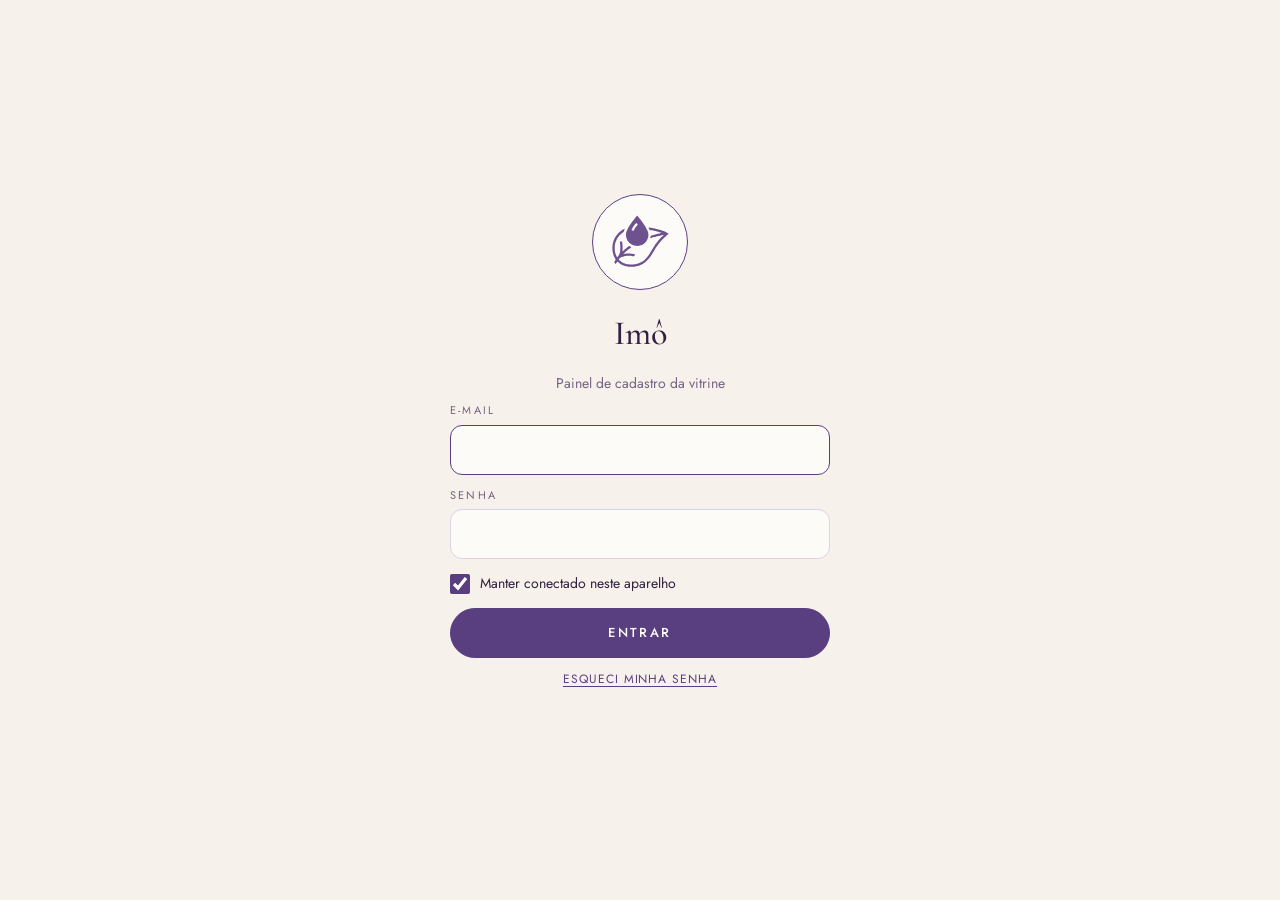
<file: site/painel.html>
<!doctype html>
<html lang="pt-BR">
<head>
<meta charset="utf-8">
<meta name="viewport" content="width=device-width,initial-scale=1,viewport-fit=cover">
<title>Painel · Imô</title>
<meta name="robots" content="noindex">
<meta name="theme-color" content="#F6F1EA">
<link rel="icon" href="assets/icone-192.png">
<link rel="apple-touch-icon" href="assets/icone-180.png">
<link rel="manifest" href="manifest-painel.json">
<meta name="mobile-web-app-capable" content="yes">
<meta name="apple-mobile-web-app-capable" content="yes">
<meta name="apple-mobile-web-app-title" content="Painel Imô">
<meta name="apple-mobile-web-app-status-bar-style" content="default">
<link rel="stylesheet" href="assets/fontes/fontes.css">
<style>
:root{
  --bg:#F6F1EA; --surface:#FDFBF8; --surface-2:#EFE8F4; --line:#DDD1E8; --gold:#5A3F80; --gold-deep:#5A3F80;
  --ink:#2E2240; --ink-soft:#716484; --on-gold:#FFFFFF; --danger:#A3374B; --scrim:rgba(30,20,42,.45); --lilas:#ECE4F3;
  --display:"Cormorant Garamond",Garamond,Georgia,serif;
  --body:"Jost","Avenir Next","Segoe UI",system-ui,sans-serif;
  --r:14px;
}
@media (prefers-color-scheme: dark){
  :root:not([data-theme="light"]){
    --bg:#16121C; --surface:#211B29; --surface-2:#2A2233; --line:#41364E; --gold:#B79CDC; --gold-deep:#CDB6EC;
    --ink:#EEE8F4; --ink-soft:#B2A6C2; --on-gold:#1E1628; --danger:#EC8C9C; --scrim:rgba(0,0,0,.6); --lilas:#2A2233; color-scheme:dark;
  }
}
:root[data-theme="dark"]{
  --bg:#16121C; --surface:#211B29; --surface-2:#2A2233; --line:#41364E; --gold:#B79CDC; --gold-deep:#CDB6EC;
  --ink:#EEE8F4; --ink-soft:#B2A6C2; --on-gold:#1E1628; --danger:#EC8C9C; --scrim:rgba(0,0,0,.6); --lilas:#2A2233; color-scheme:dark;
}
*{box-sizing:border-box}
[hidden]{display:none!important}
html,body{background:var(--bg)}
body{color:var(--ink);font-family:var(--body);font-size:15px;font-weight:400;line-height:1.5;-webkit-font-smoothing:antialiased;padding-bottom:calc(96px + env(safe-area-inset-bottom,0px))}
button,input,textarea,select{font:inherit;color:inherit}
button{cursor:pointer}
:focus-visible{outline:2px solid var(--gold-deep);outline-offset:2px}

/* Cabeçalho */
.top{position:sticky;top:env(safe-area-inset-top,0px);z-index:20;background:color-mix(in srgb,var(--bg) 88%,transparent);backdrop-filter:blur(10px);-webkit-backdrop-filter:blur(10px);border-bottom:1px solid var(--line)}
.top-in{max-width:980px;margin:0 auto;padding:10px 16px;display:flex;align-items:center;gap:12px}
.seal{width:44px;height:44px;border-radius:50%;object-fit:cover;border:1px solid var(--gold);flex:none}
.brand{flex:1;min-width:0}
.brand h1{margin:0;font-family:var(--display);font-weight:400;font-size:24px;line-height:1;letter-spacing:.01em}
.brand p{margin:3px 0 0;white-space:nowrap;font-size:10px;letter-spacing:.28em;text-transform:uppercase;color:var(--ink-soft)}
.status{display:inline-flex;align-items:center;gap:6px;font-size:11px;color:var(--ink-soft);white-space:nowrap}
.status svg{width:15px;height:15px;flex:none}
@media (max-width:460px){.status b{position:absolute;width:1px;height:1px;overflow:hidden;clip:rect(0 0 0 0)}.status{width:36px;height:36px;justify-content:center;border-radius:50%;border:1px solid var(--line)}}
.icon-btn{width:40px;height:40px;border-radius:50%;border:1px solid var(--line);background:var(--surface);display:grid;place-items:center;flex:none}
.icon-btn svg{width:18px;height:18px}

main{max-width:980px;margin:0 auto;padding:18px 16px 0}
.summary{display:flex;align-items:baseline;justify-content:space-between;gap:12px;margin-bottom:12px}
.summary h2{margin:0;font-family:var(--display);font-weight:400;font-size:30px;line-height:1.1}
.summary span{font-size:12px;color:var(--ink-soft);letter-spacing:.04em}
.tools{display:grid;grid-template-columns:minmax(0,1fr);gap:10px;margin-bottom:10px}
@media (min-width:480px){.tools{grid-template-columns:minmax(0,1fr) minmax(0,40%)}}
@media (min-width:640px){.tools{grid-template-columns:minmax(0,1fr) 240px}}
.search,.filter{position:relative;display:flex;align-items:center}
.search svg,.filter svg{position:absolute;left:14px;width:18px;height:18px;color:var(--ink-soft);pointer-events:none}
.search input,.filter select{width:100%;min-height:48px;border:1px solid var(--line);background:var(--surface);border-radius:999px;padding:0 16px 0 42px;font-size:16px;outline:none;-webkit-appearance:none;appearance:none}
.search input:focus,.filter select:focus{border-color:var(--gold)}
.search input::-webkit-search-cancel-button{-webkit-appearance:none}
.search .clear{position:absolute;right:6px;width:36px;height:36px;border:none;border-radius:50%;background:transparent;display:grid;place-items:center;color:var(--ink-soft)}
.search .clear svg{position:static;width:16px;height:16px}
.search input{padding-right:44px}
.filter select{padding-right:34px;text-overflow:ellipsis;cursor:pointer}
.filter .chev{left:auto;right:14px;width:14px;height:14px}
.filter.on select{border-color:var(--gold);background:color-mix(in srgb,var(--gold) 16%,var(--surface))}
.sr{position:absolute;width:1px;height:1px;overflow:hidden;clip:rect(0 0 0 0);white-space:nowrap}
.showing{display:flex;align-items:center;gap:10px;flex-wrap:wrap;font-size:12px;color:var(--ink-soft);margin:0 0 12px;min-height:20px}
.linkbtn{border:none;background:none;padding:0;color:var(--gold-deep);font-size:12px;letter-spacing:.08em;text-transform:uppercase;text-decoration:underline;text-underline-offset:3px}

.grid{display:grid;grid-template-columns:repeat(2,minmax(0,1fr));gap:14px}
@media (min-width:640px){.grid{grid-template-columns:repeat(3,minmax(0,1fr))}}
@media (min-width:900px){.grid{grid-template-columns:repeat(4,minmax(0,1fr))}}
.card{position:relative;display:flex;flex-direction:column;background:var(--surface);border:1px solid var(--line);border-radius:var(--r);overflow:hidden;transition:transform .15s ease}
.card:active{transform:scale(.985)}
.card .open{all:unset;box-sizing:border-box;cursor:pointer;display:flex;flex-direction:column;flex:1}
.card .open:focus-visible{outline:2px solid var(--gold-deep);outline-offset:-2px;border-radius:var(--r)}
.arch{position:absolute;top:8px;right:8px;z-index:2;display:inline-flex;align-items:center;gap:5px;min-height:32px;padding:0 11px 0 9px;border:1px solid color-mix(in srgb,var(--line) 70%,transparent);border-radius:999px;background:color-mix(in srgb,var(--surface) 92%,transparent);backdrop-filter:blur(4px);-webkit-backdrop-filter:blur(4px);font-size:10.5px;font-weight:500;letter-spacing:.12em;text-transform:uppercase;color:var(--ink)}
.arch svg{width:15px;height:15px;flex:none}
.arch:disabled{opacity:.5}
.card.arq{border-style:dashed}
.card.arq .open{filter:grayscale(1)}
.card.arq .ph img{opacity:.8}
.card.arq .meta{opacity:.72}
.card .flag{position:absolute;left:8px;bottom:8px;background:#2a2a2a;color:#f2f2f2;border-radius:999px;font-size:10px;letter-spacing:.16em;text-transform:uppercase;padding:3px 9px}
.card .ph{position:relative;aspect-ratio:1/1;background:var(--surface-2)}
.card .ph img{width:100%;height:100%;object-fit:cover;display:block}
.card .count{position:absolute;right:8px;bottom:8px;background:color-mix(in srgb,var(--surface) 88%,transparent);border-radius:999px;font-size:11px;padding:2px 8px;color:var(--ink-soft)}
.card .meta{padding:10px 12px 12px;display:flex;flex-direction:column;gap:2px}
.card .cat{font-size:10px;letter-spacing:.2em;text-transform:uppercase;color:var(--gold-deep)}
.card .nm{font-family:var(--display);font-size:17px;line-height:1.2;overflow:hidden;display:-webkit-box;-webkit-line-clamp:2;-webkit-box-orient:vertical}
.card .row{display:flex;justify-content:space-between;align-items:baseline;gap:8px;margin-top:4px}
.card .ref{font-size:11px;color:var(--ink-soft);letter-spacing:.06em}
.card .pr s{font-size:12px;color:var(--ink-soft);text-decoration-thickness:1px}
.card .pr{font-family:var(--display);font-size:16px;color:var(--gold-deep);white-space:nowrap;font-variant-numeric:tabular-nums}

.empty{border:1px dashed var(--line);border-radius:var(--r);padding:28px 20px;text-align:center;background:var(--surface)}
.empty img{width:92px;height:92px;border-radius:50%;object-fit:cover;border:1px solid var(--gold)}
.empty h3{font-family:var(--display);font-weight:400;font-size:24px;margin:14px 0 6px}
.empty ol{list-style:none;padding:0;margin:14px auto 18px;max-width:320px;text-align:left;display:grid;gap:10px;counter-reset:s}
.empty li{counter-increment:s;display:flex;gap:12px;font-size:14px;color:var(--ink-soft)}
.empty li::before{content:counter(s);flex:none;width:24px;height:24px;border-radius:50%;border:1px solid var(--gold);display:grid;place-items:center;font-family:var(--display);color:var(--gold-deep);font-size:13px}
.loading{padding:48px 0;text-align:center;color:var(--ink-soft);font-size:13px;letter-spacing:.1em}

/* Barra inferior */
.dock{position:fixed;left:0;right:0;bottom:0;z-index:25;background:color-mix(in srgb,var(--bg) 92%,transparent);backdrop-filter:blur(10px);-webkit-backdrop-filter:blur(10px);border-top:1px solid var(--line);padding:12px 16px calc(12px + env(safe-area-inset-bottom,0px))}
.dock-in{max-width:480px;margin:0 auto;display:grid;grid-template-columns:1fr;gap:10px}
.btn{display:inline-flex;align-items:center;justify-content:center;gap:8px;min-height:50px;padding:0 18px;border-radius:999px;border:1px solid var(--gold);background:transparent;font-size:13px;font-weight:500;letter-spacing:.18em;text-transform:uppercase;color:var(--ink)}
.btn svg{width:18px;height:18px}
.btn.primary{background:var(--gold);color:var(--on-gold)}
.btn:disabled{opacity:.45;cursor:default}
.btn.ghost{border-color:transparent;letter-spacing:.1em}
.btn.danger{border-color:transparent;color:var(--danger);letter-spacing:.1em}

/* Folha (editor / ajustes) */
.sheet{position:fixed;inset:0;z-index:40;display:flex;flex-direction:column;justify-content:flex-end}
.sheet::before{content:"";position:absolute;inset:0;background:var(--scrim)}
.panel{position:relative;background:var(--bg);border-radius:22px 22px 0 0;max-height:94%;width:100%;max-width:640px;margin:0 auto;display:flex;flex-direction:column;animation:up .22s ease-out}
@keyframes up{from{transform:translateY(24px);opacity:.6}to{transform:none;opacity:1}}
@media (prefers-reduced-motion:reduce){.panel{animation:none}.card{transition:none}}
.panel-h{display:flex;align-items:center;gap:12px;padding:16px 16px 12px;border-bottom:1px solid var(--line)}
.panel-h h3{flex:1;margin:0;font-family:var(--display);font-weight:400;font-size:24px}
.panel-b{overflow-y:auto;padding:16px 16px 8px;display:grid;gap:16px;-webkit-overflow-scrolling:touch}
.panel-f{display:flex;gap:10px;align-items:center;padding:12px 16px calc(12px + env(safe-area-inset-bottom,0px));border-top:1px solid var(--line)}
.panel-f .btn.primary{flex:1}
.field{display:grid;gap:6px}
.field label,.lbl{font-size:11px;letter-spacing:.2em;text-transform:uppercase;color:var(--ink-soft)}
.field input,.field textarea{width:100%;border:1px solid var(--line);background:var(--surface);border-radius:12px;padding:12px 14px;font-size:16px;outline:none}
.field input:focus,.field textarea:focus{border-color:var(--gold)}
.field textarea{min-height:110px;resize:vertical;line-height:1.5}
.two{display:grid;grid-template-columns:1fr 1fr;gap:12px}
.tres{display:grid;grid-template-columns:repeat(3,minmax(0,1fr));gap:10px;align-items:end}
.tres .field label{letter-spacing:.1em;font-size:10px}
.money.sufixo input{padding-left:14px;padding-right:34px}
.money.sufixo span{left:auto;right:14px}
.hint{font-size:12px;color:var(--ink-soft);margin:0}
.req{color:var(--gold-deep)}
.money{position:relative}
.money span{position:absolute;left:14px;top:50%;transform:translateY(-50%);color:var(--ink-soft);font-size:15px;pointer-events:none}
.money input{padding-left:42px;font-variant-numeric:tabular-nums}

.photos{display:grid;grid-template-columns:repeat(3,minmax(0,1fr));gap:8px}
.ptile{position:relative;aspect-ratio:1/1;border-radius:10px;overflow:hidden;background:var(--surface-2);border:1px solid var(--line)}
.ptile img{width:100%;height:100%;object-fit:cover;display:block}
.ptile .tag{position:absolute;left:6px;top:6px;background:var(--gold);color:var(--on-gold);font-size:9px;letter-spacing:.16em;text-transform:uppercase;border-radius:999px;padding:2px 7px}
.ptile .act{position:absolute;right:4px;top:4px;display:flex;gap:4px}
.ptile .act button{width:30px;height:30px;border-radius:50%;border:none;background:color-mix(in srgb,var(--surface) 90%,transparent);display:grid;place-items:center;color:var(--ink)}
.ptile .act svg{width:14px;height:14px}
.ptile.busy{display:grid;place-items:center;font-size:11px;color:var(--ink-soft)}
.addph{aspect-ratio:1/1;border-radius:10px;border:1px dashed var(--gold);background:transparent;display:grid;place-items:center;align-content:center;gap:4px;color:var(--gold-deep);font-size:11px;letter-spacing:.12em;text-transform:uppercase;text-align:center;padding:6px}
.addph svg{width:24px;height:24px}
.ordem{list-style:none;margin:0;padding:0;display:grid;gap:8px}
.ordem li{display:flex;align-items:center;gap:10px;background:var(--surface);border:1px solid var(--line);border-radius:12px;padding:6px 6px 6px 8px}
.ordem select{width:52px;min-height:40px;border:1px solid var(--gold);border-radius:10px;background:transparent;font-family:var(--display);font-size:18px;text-align:center;text-align-last:center;color:var(--gold-deep);-webkit-appearance:none;appearance:none;cursor:pointer}
.ordem .nm{flex:1;min-width:0;font-family:var(--display);font-size:18px;overflow:hidden;text-overflow:ellipsis;white-space:nowrap}
.ordem .qt{font-size:11px;color:var(--ink-soft);white-space:nowrap}
.ordem button{width:40px;height:40px;border-radius:50%;border:1px solid var(--line);background:transparent;display:grid;place-items:center;color:var(--ink)}
.ordem button:disabled{opacity:.3}
.ordem button svg{width:16px;height:16px}
.confirm{display:flex;flex-wrap:wrap;gap:8px;align-items:center;font-size:13px;color:var(--danger)}

/* Progresso */
.overlay{position:fixed;inset:0;z-index:60;background:var(--scrim);display:grid;place-items:center;padding:0 16px}
.ovbox{background:var(--bg);border-radius:20px;padding:26px 22px;width:100%;max-width:360px;text-align:center;border:1px solid var(--line)}
.ovbox h4{margin:0 0 6px;font-family:var(--display);font-weight:400;font-size:24px}
.ovbox p{margin:0;font-size:13px;color:var(--ink-soft)}
.bar{height:4px;background:var(--surface-2);border-radius:4px;overflow:hidden;margin:18px 0 6px}
.bar i{display:block;height:100%;width:0;background:var(--gold);transition:width .2s}
.ovbox .btns{display:grid;gap:8px;margin-top:18px}

.toast{position:fixed;left:50%;bottom:calc(92px + env(safe-area-inset-bottom,0px));transform:translateX(-50%);z-index:70;background:var(--ink);color:var(--bg);padding:10px 18px;border-radius:999px;font-size:13px;max-width:calc(100% - 32px);text-align:center}
.readonly{font-size:12px;color:var(--ink-soft);text-align:center;margin:0 0 12px}
/* site próprio */
body{margin:0;padding-top:env(safe-area-inset-top,0px)}
img{max-width:100%}
.share{display:flex;flex-wrap:wrap;align-items:center;justify-content:space-between;gap:10px 14px;background:var(--surface);border:1px solid var(--line);border-radius:var(--r);padding:14px 16px;margin:0 0 18px}
.share .lbl{display:block;margin-bottom:2px}
.share a{font-family:var(--display);font-size:18px;color:var(--gold-deep);word-break:break-all;text-decoration:none}
.share-b{display:flex;gap:8px;flex-wrap:wrap}
.btn.sm{min-height:40px;padding:0 14px;font-size:11px;letter-spacing:.14em}
/* abas e acessos */
.abas{display:flex;gap:4px;background:var(--surface-2);border:1px solid var(--line);border-radius:999px;padding:4px;margin:0 0 18px}
.abas button{flex:1;min-height:42px;border:none;border-radius:999px;background:transparent;font-size:12px;font-weight:500;letter-spacing:.18em;text-transform:uppercase;color:var(--ink-soft)}
.abas .aba-link{flex:1;min-height:42px;border-radius:999px;display:flex;align-items:center;justify-content:center;font-size:12px;font-weight:500;letter-spacing:.18em;text-transform:uppercase;color:var(--ink-soft);text-decoration:none}
.abas button[aria-selected="true"]{background:var(--surface);color:var(--ink);box-shadow:0 1px 3px rgba(46,34,64,.14)}
.periodo{display:flex;gap:8px;flex-wrap:wrap;margin:0 0 14px}
.periodo button{border:1px solid var(--line);background:transparent;border-radius:999px;min-height:38px;padding:0 16px;font-size:12px;letter-spacing:.12em;text-transform:uppercase;color:var(--ink-soft)}
.periodo button[aria-pressed="true"]{background:var(--ink);border-color:var(--ink);color:var(--bg)}
.kpis{display:grid;grid-template-columns:1fr 1fr;gap:12px}
.kpi{background:var(--surface);border:1px solid var(--line);border-radius:var(--r);padding:14px 16px 16px}
.kpi b{display:block;font-family:var(--display);font-weight:400;font-size:44px;line-height:1.05;color:var(--gold-deep);font-variant-numeric:tabular-nums;margin:6px 0 2px}
.kpi .lbl{display:block;min-height:2.9em;line-height:1.45}
.kpi small{font-size:12px;color:var(--ink-soft);line-height:1.35;display:block}
.nota{font-size:12px;color:var(--ink-soft);margin:10px 0 24px;line-height:1.5}
.sec-t{display:flex;align-items:baseline;justify-content:space-between;gap:12px;margin:0 0 10px}
.sec-t h3{margin:0;font-family:var(--display);font-weight:400;font-size:24px}
.sec-t span{font-size:12px;color:var(--ink-soft)}
.ranking{list-style:none;margin:0;padding:0;display:grid;gap:8px}
.ranking li{display:grid;grid-template-columns:24px 56px minmax(0,1fr) auto;align-items:center;gap:12px;background:var(--surface);border:1px solid var(--line);border-radius:12px;padding:8px 14px 8px 10px}
.ranking .pos{font-family:var(--display);font-size:20px;color:var(--gold-deep);text-align:center}
.ranking img,.ranking .semfoto{width:56px;height:56px;border-radius:8px;object-fit:cover;background:var(--surface-2);display:block}
.ranking .nm{font-family:var(--display);font-size:16px;line-height:1.2;overflow:hidden;display:-webkit-box;-webkit-line-clamp:2;-webkit-box-orient:vertical}
.ranking .sub{font-size:11px;color:var(--ink-soft);letter-spacing:.06em;margin-top:2px}
.ranking .barra{height:3px;border-radius:3px;background:var(--surface-2);margin-top:6px;overflow:hidden}
.ranking .barra i{display:block;height:100%;background:var(--gold)}
.ranking .num{text-align:right;font-family:var(--display);font-size:24px;line-height:1;color:var(--ink);font-variant-numeric:tabular-nums}
.ranking .num small{display:block;font-family:var(--body);font-size:10px;letter-spacing:.12em;text-transform:uppercase;color:var(--ink-soft);margin-top:4px}
.ranking .num em{display:block;font-style:normal;font-family:var(--body);font-size:11px;color:var(--gold-deep);margin-top:4px;white-space:nowrap}
.ranking li.fora{opacity:.6}
.dest{display:grid;gap:10px}
.dest-item{display:grid;grid-template-columns:72px minmax(0,1fr);gap:12px;align-items:center;background:var(--surface);border:1px solid var(--line);border-radius:12px;padding:8px}
.dest-item img,.dest-item .vazio{width:72px;height:72px;border-radius:8px;object-fit:cover;background:var(--surface-2);display:block}
.dest-item b{display:block;font-family:var(--display);font-weight:400;font-size:19px;margin-bottom:6px}
.dest-item select{width:100%;min-height:42px;border:1px solid var(--line);border-radius:10px;background:var(--bg);padding:0 10px;font-size:15px}
.dest-item select:disabled{opacity:.5}
.seg{display:grid;grid-template-columns:1fr 1fr;gap:6px;background:var(--surface-2);border:1px solid var(--line);border-radius:14px;padding:4px}
.seg label{position:relative;cursor:pointer}
.seg input{position:absolute;opacity:0;pointer-events:none}
.seg span{display:flex;align-items:center;justify-content:center;min-height:44px;border-radius:10px;font-family:var(--display);font-size:18px;color:var(--ink-soft)}
.seg input:checked + span{background:var(--surface);color:var(--ink);box-shadow:0 1px 3px rgba(46,34,64,.14);outline:1px solid var(--gold)}
.seg input:focus-visible + span{outline:2px solid var(--gold-deep)}
.card .ouro{position:absolute;left:8px;top:8px;background:var(--gold);color:var(--on-gold);border-radius:999px;font-size:10px;font-weight:500;letter-spacing:.18em;text-transform:uppercase;padding:3px 9px}
.assinatura{text-align:center;font-size:12px;letter-spacing:.08em;color:var(--ink-soft);padding:32px 0 8px;margin:0}
.gate{position:fixed;inset:0;z-index:80;background:var(--bg);display:grid;place-items:center;padding:24px 16px;overflow:auto}
.gate-in{width:100%;max-width:380px;display:grid;gap:14px;text-align:center}
.gate-in img{width:96px;height:96px;border-radius:50%;object-fit:cover;border:1px solid var(--gold);margin:0 auto}
.gate-in h2{margin:4px 0 0;font-family:var(--display);font-weight:400;font-size:34px}
.gate-in p{margin:0;color:var(--ink-soft);font-size:14px}
.gate-in form{display:grid;gap:12px;text-align:left;margin-top:8px}
.gate-in .erro{color:var(--danger);font-size:13px;min-height:18px;text-align:center}
.manter{display:flex;align-items:center;gap:10px;font-size:14px;color:var(--ink);cursor:pointer;padding:2px 0}
.manter input{width:20px;height:20px;accent-color:var(--gold-deep);margin:0;flex:none}
.gate-in code{background:var(--surface-2);padding:2px 6px;border-radius:6px;font-size:13px}

/* ===== Imô ===== */
.seal{object-fit:contain;padding:7px 6px 5px;background:var(--surface)}
.gate-in img,.empty img{object-fit:contain;padding:14px;background:var(--surface)}
.brand h1{font-style:italic}
.card .flag.esg{background:#6F6680;color:#fff}
.card.esg .ph img{opacity:.6;filter:grayscale(.35)}
.card .tags{display:flex;flex-wrap:wrap;gap:4px;margin-top:5px}
.card .tags span{font-size:10.5px;color:var(--gold-deep);background:var(--surface-2);border-radius:999px;padding:1px 8px}
.tagsprev{display:flex;flex-wrap:wrap;gap:6px;min-height:0}
.tagsprev:empty{display:none}
.tagsprev span{font-size:12px;color:var(--gold-deep);background:var(--surface-2);border:1px solid var(--line);border-radius:999px;padding:3px 10px}
.chipscat{display:flex;flex-wrap:wrap;gap:6px}
.chipscat button{border:1px solid var(--line);background:var(--surface);border-radius:999px;min-height:34px;padding:0 12px;font-size:13px;color:var(--ink-soft)}
.chipscat button[aria-pressed="true"]{background:var(--gold);border-color:var(--gold);color:var(--on-gold)}
.money.sufixo input{padding-left:14px;padding-right:34px}
.money.sufixo span{left:auto;right:14px}
.field select{width:100%;min-height:48px;border:1px solid var(--line);background:var(--surface);border-radius:12px;padding:0 12px;font-size:16px}
.grupo{display:grid;gap:14px;padding:14px;border:1px solid var(--line);border-radius:16px;background:color-mix(in srgb,var(--surface) 60%,transparent)}
.grupo > .lbl{margin-bottom:-4px}
.seg label{text-transform:none;letter-spacing:0}
.card .ref{min-width:0;overflow:hidden;text-overflow:ellipsis;white-space:nowrap}
.kpi b,.card .pr,.ranking .num,.ranking .pos{font-variant-numeric:lining-nums proportional-nums}
.seg span{font-size:17px;padding:0 6px;text-align:center;line-height:1.15}
</style>
</head>
<body>

<header class="top">
  <div class="top-in">
    <img class="seal" alt="" src="assets/emblema.svg">
    <div class="brand"><h1>Imô</h1><p>Vitrine virtual</p></div>
    <span class="status" id="status" aria-live="polite" title="Conectado à vitrine online"></span>
    <button class="icon-btn" id="btnAjustes" aria-label="Ajustes da vitrine" hidden>
      <svg viewBox="0 0 24 24" fill="none" stroke="currentColor" stroke-width="1.5"><circle cx="12" cy="12" r="3"/><path d="M19.4 15a1.7 1.7 0 0 0 .3 1.8l.1.1a2 2 0 1 1-2.8 2.8l-.1-.1a1.7 1.7 0 0 0-1.8-.3 1.7 1.7 0 0 0-1 1.5V21a2 2 0 1 1-4 0v-.1a1.7 1.7 0 0 0-1.1-1.5 1.7 1.7 0 0 0-1.8.3l-.1.1a2 2 0 1 1-2.8-2.8l.1-.1a1.7 1.7 0 0 0 .3-1.8 1.7 1.7 0 0 0-1.5-1H3a2 2 0 1 1 0-4h.1a1.7 1.7 0 0 0 1.5-1.1 1.7 1.7 0 0 0-.3-1.8l-.1-.1a2 2 0 1 1 2.8-2.8l.1.1a1.7 1.7 0 0 0 1.8.3H9a1.7 1.7 0 0 0 1-1.5V3a2 2 0 1 1 4 0v.1a1.7 1.7 0 0 0 1 1.5 1.7 1.7 0 0 0 1.8-.3l.1-.1a2 2 0 1 1 2.8 2.8l-.1.1a1.7 1.7 0 0 0-.3 1.8V9a1.7 1.7 0 0 0 1.5 1H21a2 2 0 1 1 0 4h-.1a1.7 1.7 0 0 0-1.5 1z"/></svg>
    </button>
    <button class="icon-btn" id="btnSair" aria-label="Sair do painel" hidden>
      <svg viewBox="0 0 24 24" fill="none" stroke="currentColor" stroke-width="1.6"><path d="M15 4h3a2 2 0 0 1 2 2v12a2 2 0 0 1-2 2h-3"/><path d="M10 17l-5-5 5-5M5 12h11"/></svg>
    </button>
  </div>
</header>

<main>
  <nav class="abas" id="abas" role="tablist" aria-label="Seções do painel" hidden>
    <button type="button" role="tab" id="tabPecas" aria-selected="true" aria-controls="abaPecas">Produtos</button>
    <button type="button" role="tab" id="tabAcessos" aria-selected="false" aria-controls="abaAcessos">Acessos</button>
    <a class="aba-link" href="gestao.html" id="tabGestao">Gestão</a>
  </nav>
  <section id="abaPecas" role="tabpanel" aria-labelledby="tabPecas">
  <section class="share" id="shareBox" hidden>
    <div><span class="lbl">Sua vitrine online</span><a id="linkVitrine" href="#" target="_blank" rel="noopener"></a></div>
    <div class="share-b">
      <button class="btn sm" id="btnCopiar" type="button">Copiar link</button>
      <button class="btn sm primary" id="btnZap" type="button">Enviar no WhatsApp</button>
    </div>
  </section>
  <div class="summary"><h2>Produtos</h2><span id="resumo"></span></div>
  <p class="showing" id="atalhoOrdem" hidden><button class="linkbtn" type="button" id="btnOrdem">Escolher a ordem das categorias na vitrine</button></p>
  <div class="tools" id="tools" hidden>
    <div class="search" role="search">
      <svg viewBox="0 0 24 24" fill="none" stroke="currentColor" stroke-width="1.6"><circle cx="11" cy="11" r="6.5"/><path d="M16 16l4.5 4.5"/></svg>
      <label for="busca" class="sr">Buscar por nome, código ou tag</label>
      <input id="busca" type="search" placeholder="Buscar por nome, código ou tag" autocomplete="off" enterkeyhint="search">
      <button class="clear" id="buscaLimpar" type="button" aria-label="Limpar busca" hidden><svg viewBox="0 0 24 24" fill="none" stroke="currentColor" stroke-width="1.8"><path d="M6 6l12 12M18 6L6 18"/></svg></button>
    </div>
    <div class="filter" id="filtroBox">
      <svg viewBox="0 0 24 24" fill="none" stroke="currentColor" stroke-width="1.6"><path d="M4 6h16M7 12h10M10 18h4"/></svg>
      <label for="filtroCat" class="sr">Filtrar por categoria</label>
      <select id="filtroCat"><option value="">Todas</option></select>
      <svg class="chev" viewBox="0 0 24 24" fill="none" stroke="currentColor" stroke-width="2"><path d="M6 9l6 6 6-6"/></svg>
    </div>
  </div>
  <p class="showing" id="mostrando" hidden></p>
  <div id="lista"><div class="loading">CARREGANDO VITRINE…</div></div>
  </section>
  <section id="abaAcessos" role="tabpanel" aria-labelledby="tabAcessos" hidden>
    <div class="summary"><h2>Acessos</h2><button class="linkbtn" type="button" id="acAtualizar">Atualizar</button></div>
    <div class="periodo" role="group" aria-label="Período">
      <button type="button" data-dias="7" aria-pressed="true">7 dias</button>
      <button type="button" data-dias="30" aria-pressed="false">30 dias</button>
      <button type="button" data-dias="" aria-pressed="false">Total</button>
    </div>
    <div id="acConteudo"></div>
  </section>
  <p class="assinatura">Desenvolvido por Marcelino</p>
</main>

<div class="dock">
  <div class="dock-in">
    <button class="btn primary" id="btnAdd" disabled>
      <svg viewBox="0 0 24 24" fill="none" stroke="currentColor" stroke-width="1.6"><path d="M12 5v14M5 12h14"/></svg>Adicionar produto
    </button>
  </div>
</div>

<!-- Editor de produto -->
<div class="sheet" id="editor" hidden role="dialog" aria-modal="true" aria-labelledby="edTitulo">
  <div class="panel">
    <div class="panel-h">
      <h3 id="edTitulo">Novo produto</h3>
      <button class="icon-btn" id="edFechar" aria-label="Fechar sem salvar"><svg viewBox="0 0 24 24" fill="none" stroke="currentColor" stroke-width="1.6"><path d="M6 6l12 12M18 6L6 18"/></svg></button>
    </div>
    <form class="panel-b" id="edForm" novalidate>
      <div class="field">
        <span class="lbl">Fotos <span class="req">*</span></span>
        <div class="photos" id="edFotos"></div>
        <input type="file" id="edArquivo" accept="image/*" multiple hidden>
        <p class="hint">A primeira foto é a capa do produto na vitrine. Toque na estrela para escolher outra capa.</p>
      </div>
      <div class="field"><label for="fNome">Nome do produto <span class="req">*</span></label><input id="fNome" autocomplete="off" placeholder="Ex.: Sabonete Lavanda" maxlength="60"></div>
      <div class="two">
        <div class="field"><label for="fCodigo">Código</label><input id="fCodigo" autocomplete="off" placeholder="IMO-001" maxlength="20"></div>
        <div class="field"><label for="fValor">Preço</label><div class="money"><span>R$</span><input id="fValor" inputmode="decimal" autocomplete="off" placeholder="0,00"></div></div>
      </div>
      <div class="field">
        <label for="fCategoria">Categoria</label>
        <div class="chipscat" id="edCats"></div>
        <input id="fCategoria" list="dlCategorias" autocomplete="off" placeholder="Oval, Barra, Massageador…" maxlength="30">
      </div>
      <div class="field"><label for="fPeso">Peso</label><div class="money sufixo"><input id="fPeso" inputmode="decimal" autocomplete="off" placeholder="Ex.: 90"><span>g</span></div></div>
      <div class="field">
        <label for="fTags">Tags</label>
        <input id="fTags" autocomplete="off" placeholder="Ex.: lavanda, calmante, vegano" maxlength="200">
        <div class="tagsprev" id="edTagsPrev"></div>
        <p class="hint">Palavras para achar o produto fácil, separadas por vírgula. Aparecem na vitrine e servem para buscar aqui no painel.</p>
      </div>
      <div class="field"><label for="fDescricao">Descrição</label><textarea id="fDescricao" maxlength="600" placeholder="Para que serve, sensação, aroma, modo de uso…"></textarea></div>
      <div class="field"><label for="fComposicao">Composição</label><textarea id="fComposicao" maxlength="400" style="min-height:76px" placeholder="Ex.: óleo de coco, manteiga de karité, óleo essencial de lavanda"></textarea></div>
      <div class="field">
        <span class="lbl">Disponibilidade</span>
        <div class="seg" role="radiogroup" aria-label="Disponibilidade">
          <label><input type="radio" name="fDisp" value="disp" checked><span>Disponível</span></label>
          <label><input type="radio" name="fDisp" value="esg"><span>Esgotado</span></label>
        </div>
        <p class="hint">Esgotado continua aparecendo na vitrine, com o selo ESGOTADO e o botão “Avise-me quando voltar”. Se você controla a quantidade na Gestão, isso muda sozinho quando o estoque zera ou volta.</p>
      </div>
      <datalist id="dlCategorias"></datalist>
    </form>
    <div class="panel-f" id="edRodape">
      <button class="btn danger" id="edExcluir" type="button" hidden>Excluir</button>
      <button class="btn primary" id="edSalvar" type="button">Salvar produto</button>
    </div>
  </div>
</div>

<!-- Ajustes -->
<div class="sheet" id="ajustes" hidden role="dialog" aria-modal="true" aria-labelledby="ajTitulo">
  <div class="panel">
    <div class="panel-h">
      <h3 id="ajTitulo">Ajustes da vitrine</h3>
      <button class="icon-btn" id="ajFechar" aria-label="Fechar"><svg viewBox="0 0 24 24" fill="none" stroke="currentColor" stroke-width="1.6"><path d="M6 6l12 12M18 6L6 18"/></svg></button>
    </div>
    <form class="panel-b" id="ajForm" novalidate>
      <div class="grupo">
        <span class="lbl">Pedidos</span>
        <div class="field">
          <span class="lbl">O botão “Comprar” leva para</span>
          <div class="seg" role="radiogroup" aria-label="Canal de pedidos">
            <label><input type="radio" name="aCanal" value="instagram" checked><span>Direct do Instagram</span></label>
            <label><input type="radio" name="aCanal" value="whatsapp"><span>WhatsApp</span></label>
          </div>
          <p class="hint" id="canalHint"></p>
        </div>
        <div class="field"><label for="aInsta">Instagram</label><input id="aInsta" maxlength="40" placeholder="@imo.cosmeticos"></div>
        <div class="field"><label for="aWhats">WhatsApp (opcional)</label><input id="aWhats" inputmode="tel" maxlength="20" placeholder="(79) 98765-4321"></div>
        <div class="field"><label for="aMsg">Mensagem do pedido</label><input id="aMsg" maxlength="120" placeholder="Gostaria de fazer meu pedido agora."><p class="hint">Vai no começo da mensagem, antes do nome e do preço dos produtos.</p></div>
      </div>
      <div class="grupo">
        <span class="lbl">Página de atendimento</span>
        <div class="field"><label for="aEntrega">Entrega</label><textarea id="aEntrega" maxlength="160" style="min-height:64px" placeholder="Ex.: Entrega grátis em Itabaiana. Para as demais cidades, enviamos pelos Correios."></textarea></div>
        <div class="field"><label for="aPagInfo">Formas de pagamento</label><textarea id="aPagInfo" maxlength="160" style="min-height:64px" placeholder="Ex.: Pix ou cartão, por link de pagamento seguro."></textarea></div>
        <div class="field"><label for="aHorario">Horário</label><input id="aHorario" maxlength="80" placeholder="Ex.: Atendimento 24 horas"></div>
        <div class="field"><label for="aSlogan">Frase final</label><input id="aSlogan" maxlength="60" placeholder="Com amor, Imô."></div>
        <p class="hint">Campo vazio não aparece na vitrine.</p>
      </div>
      <div class="field" id="destBox">
        <span class="lbl">Foto de cada categoria</span>
        <div class="dest" id="destLista"></div>
        <p class="hint">É a foto que a cliente vê na página “Escolha uma categoria”. Em “Automático” aparece o produto mais recente.</p>
      </div>
      <div class="field" id="ordemBox">
        <span class="lbl">Ordem das categorias</span>
        <ol class="ordem" id="ordemLista"></ol>
        <p class="hint">Escolha o número de cada categoria ou use as setas. É nessa ordem que elas aparecem na vitrine e no painel.</p>
      </div>
      <div class="field" id="pagBox">
        <span class="lbl">Preço no Pix e parcelas (opcional)</span>
        <div class="tres">
          <div class="field"><label for="aPix">Desconto no Pix</label><div class="money sufixo"><input id="aPix" inputmode="decimal" placeholder="0"><span>%</span></div></div>
          <div class="field"><label for="aParc">Parcelas sem juros</label><div class="money sufixo"><input id="aParc" inputmode="numeric" placeholder="0"><span>x</span></div></div>
          <div class="field"><label for="aParcMin">Parcela mínima</label><div class="money"><span>R$</span><input id="aParcMin" inputmode="decimal" placeholder="0,00"></div></div>
        </div>
        <p class="hint">Aparece embaixo do preço de cada produto e na sacola. Ex.: 5% e 3x com mínimo de R$ 20 → “R$ 28,40 no Pix · ou 3x de R$ 9,97 sem juros”. Use 0 para não mostrar.</p>
      </div>
      <div class="field"><label for="aColecao">Nome da coleção (capa, opcional)</label><input id="aColecao" maxlength="50" placeholder="Ex.: Coleção Primavera"></div>
      <div class="field">
        <span class="lbl">Cópia de segurança</span>
        <p class="hint">Baixa um arquivo com todos os produtos, fotos e ajustes. Guarde no computador ou no Google Drive. “Importar” traz produtos de uma cópia (os que já existem com o mesmo nome e código são pulados).</p>
        <div class="two"><button class="btn sm" type="button" id="btnBackup">Baixar cópia</button><button class="btn sm" type="button" id="btnImportar">Importar cópia</button></div>
        <input type="file" id="arqImport" accept=".json,application/json" hidden>
      </div>
      <p class="hint" id="contaEmail"></p>
    </form>
    <div class="panel-f"><button class="btn primary" id="ajSalvar" type="button">Salvar ajustes</button></div>
  </div>
</div>

<div class="overlay" id="gerando" hidden>
  <div class="ovbox" role="status" aria-live="polite">
    <h4 id="gTitulo">Preparando</h4>
    <p id="gTexto">Preparando…</p>
    <div class="bar"><i id="gBarra"></i></div>
    <div class="btns" id="gBtns" hidden></div>
  </div>
</div>

<div class="toast" id="toast" hidden></div>

<div class="gate" id="gate">
  <div class="gate-in">
    <img src="assets/emblema.svg" alt="">
    <h2>Imô</h2>
    <div id="gateCarregando"><p>Abrindo o painel…</p></div>
    <div id="gateConfig" hidden>
      <p>Falta ligar o site ao Supabase. Abra o arquivo <code>config.js</code> e preencha o endereço do projeto e a chave pública, como mostra o guia.</p>
    </div>
    <div id="gateLogin" hidden>
      <p>Painel de cadastro da vitrine</p>
      <form id="fLogin" novalidate>
        <div class="field"><label for="lEmail">E-mail</label><input id="lEmail" name="email" type="email" autocomplete="username" inputmode="email" required></div>
        <div class="field"><label for="lSenha">Senha</label><input id="lSenha" name="password" type="password" autocomplete="current-password" required></div>
        <label class="manter" for="lManter"><input type="checkbox" id="lManter" checked>Manter conectado neste aparelho</label>
        <button class="btn primary" type="submit" id="lEntrar">Entrar</button>
        <button class="linkbtn" type="button" id="lEsqueci" style="justify-self:center">Esqueci minha senha</button>
      </form>
      <p class="erro" id="lErro" aria-live="polite"></p>
    </div>
    <div id="gateNovaSenha" hidden>
      <p>Crie uma nova senha para entrar no painel.</p>
      <form id="fNovaSenha" novalidate>
        <div class="field"><label for="nSenha">Nova senha</label><input id="nSenha" type="password" autocomplete="new-password" minlength="6" required></div>
        <button class="btn primary" type="submit">Salvar nova senha</button>
      </form>
      <p class="erro" id="nErro" aria-live="polite"></p>
    </div>
    <div id="gateErro" hidden>
      <p>Não foi possível falar com a vitrine agora. Verifique a internet e tente de novo. Seu acesso continua salvo neste aparelho.</p>
      <button class="btn" type="button" id="gTentar">Tentar de novo</button>
    </div>
    <div id="gateSemAcesso" hidden>
      <p>Este e-mail entrou, mas não tem permissão para mexer na vitrine. Peça para incluir o e-mail na lista de administradores (tabela <code>admins</code> do Supabase).</p>
      <button class="btn" type="button" id="gSair">Sair</button>
    </div>
  </div>
</div>

<script src="config.js"></script>
<script src="lib/supabase.js"></script>
<script src="js/comum.js"></script>
<script src="js/painel.js"></script>
</body>
</html>
</file>
<file: site/assets/fontes/fontes.css>
/* fontes da Imô (guardadas no próprio site, sem depender do Google) */
@font-face{font-family:"Cormorant Garamond";src:url(cormorant-garamond-latin-500-normal.woff2) format("woff2");font-weight:400 700;font-style:normal;font-display:swap}
@font-face{font-family:"Cormorant Garamond";src:url(cormorant-garamond-latin-500-italic.woff2) format("woff2");font-weight:400 700;font-style:italic;font-display:swap}
@font-face{font-family:"Jost";src:url(jost-latin-400-normal.woff2) format("woff2");font-weight:300 400;font-style:normal;font-display:swap}
@font-face{font-family:"Jost";src:url(jost-latin-500-normal.woff2) format("woff2");font-weight:500 700;font-style:normal;font-display:swap}
</file>
